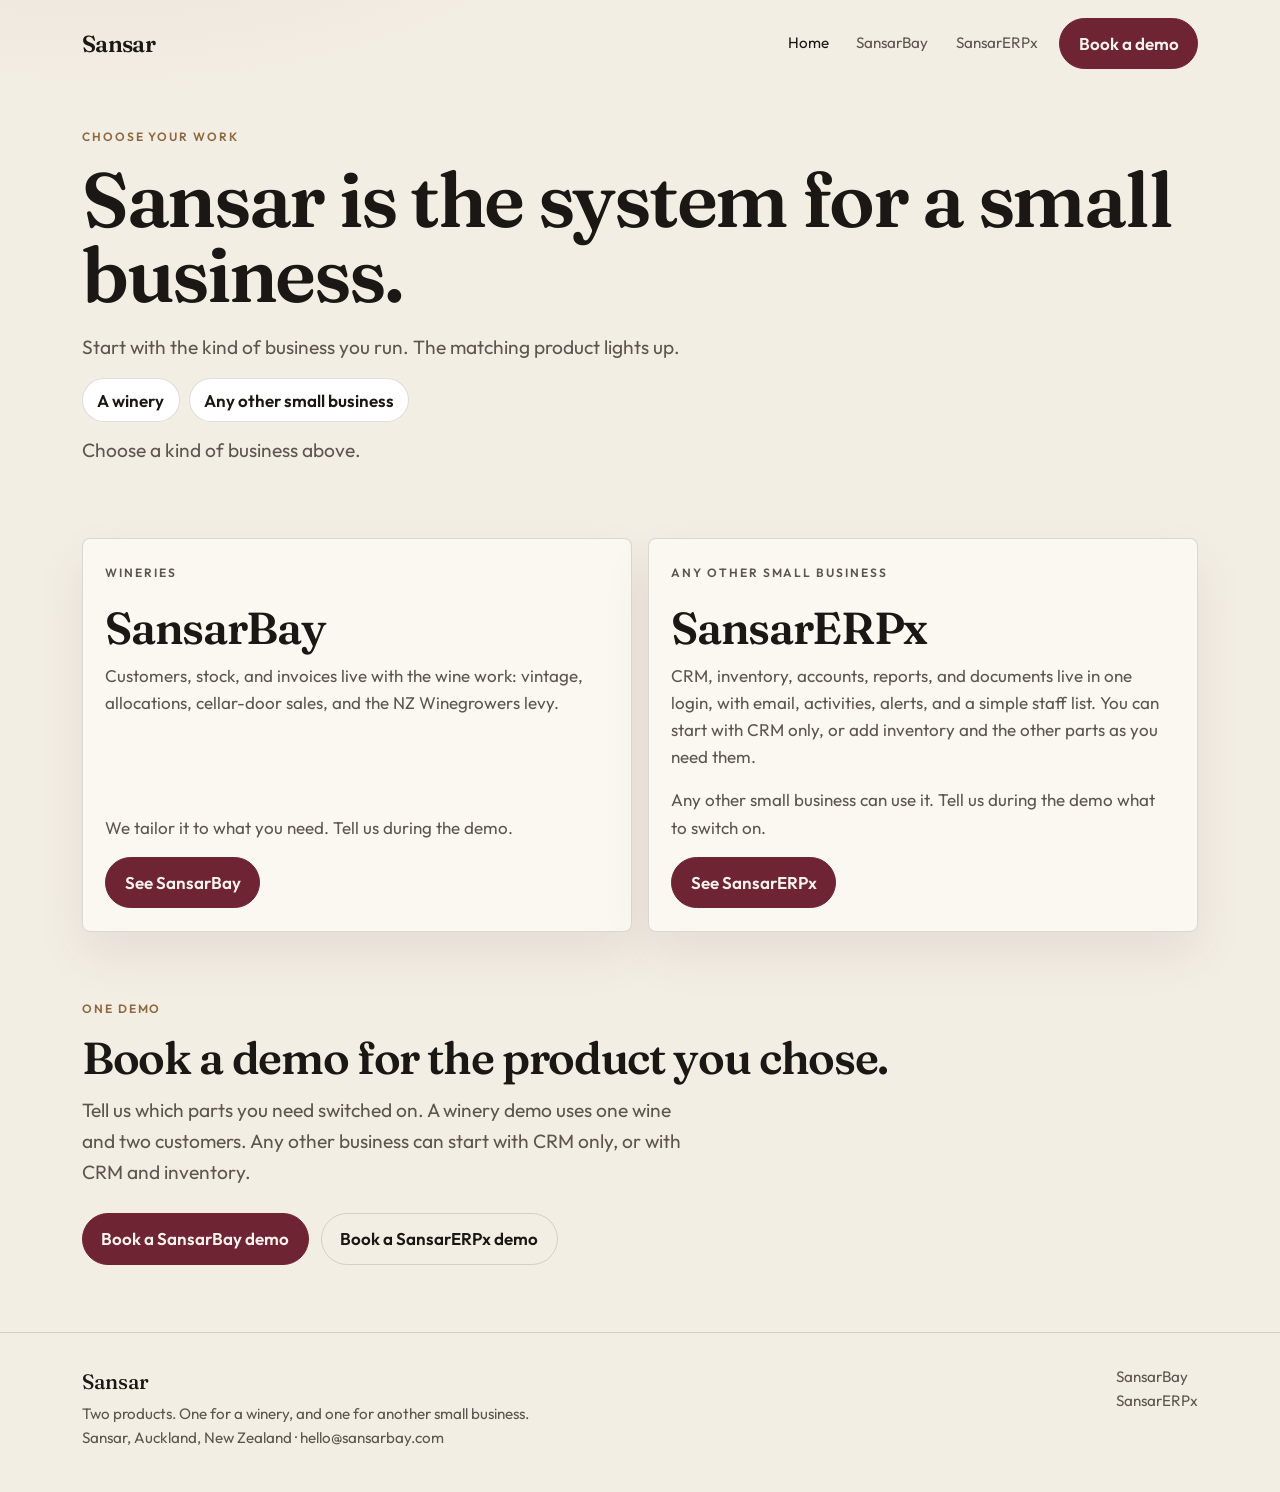
<file: index.html>
<!DOCTYPE html>
<html lang="en">
<head>
  <meta charset="utf-8">
  <meta name="viewport" content="width=device-width, initial-scale=1">
  <title>Sansar — two systems for a small business</title>
  <meta name="description" content="Sansar has two products. A winery uses SansarBay. Another small business uses SansarERPx.">
  <link rel="icon" href="favicon.svg" type="image/svg+xml">
  <link rel="stylesheet" href="css/bootstrap.min.css">
  <link rel="stylesheet" href="css/site.css">
</head>
<body>
  <a class="skip" href="#main">Skip to content</a>
  <header>
    <nav class="navbar navbar-expand-lg site-nav">
      <div class="container">
        <a class="brand" href="index.html">Sansar</a>
        <button class="navbar-toggler" type="button" data-bs-toggle="collapse" data-bs-target="#nav" aria-controls="nav" aria-expanded="false" aria-label="Open menu">
          <span class="navbar-toggler-icon"></span>
        </button>
        <div class="collapse navbar-collapse" id="nav">
          <ul class="navbar-nav ms-auto align-items-lg-center">
            <li class="nav-item"><a class="nav-link active" href="index.html">Home</a></li>
            <li class="nav-item"><a class="nav-link" href="bay.html">SansarBay</a></li>
            <li class="nav-item"><a class="nav-link" href="erpx.html">SansarERPx</a></li>
            <li class="nav-item ms-lg-2 mt-2 mt-lg-0"><a class="btn-book" href="#book">Book a demo</a></li>
          </ul>
        </div>
      </div>
    </nav>
  </header>

  <main id="main">
    <section class="hero">
      <div class="container">
        <p class="kicker">Choose your work</p>
        <h1>Sansar is the system for a small business.</h1>
        <p class="lede">Start with the kind of business you run. The matching product lights up.</p>
        <div class="who-picks" role="group" aria-label="Kind of business">
          <button type="button" data-product="bay" data-line="A winery uses SansarBay. Tell us during the demo which parts you need.">A winery</button>
          <button type="button" data-product="erpx" data-line="Any other small business uses SansarERPx. You can start with CRM only, or add inventory and the other parts you need.">Any other small business</button>
        </div>
        <p class="lede who-line" id="who-line">Choose a kind of business above.</p>
      </div>
    </section>

    <section class="band" style="padding-top: 0;">
      <div class="container">
        <div class="choice-grid">
          <article class="choice" id="bay" data-product="bay">
            <p class="kicker">Wineries</p>
            <h2>SansarBay</h2>
            <p class="choice-body">Customers, stock, and invoices live with the wine work: vintage, allocations, cellar-door sales, and the NZ Winegrowers levy.</p>
            <p class="choice-note">We tailor it to what you need. Tell us during the demo.</p>
            <a class="btn-book" href="bay.html">See SansarBay</a>
          </article>
          <article class="choice" id="erpx" data-product="erpx">
            <p class="kicker">Any other small business</p>
            <h2>SansarERPx</h2>
            <p class="choice-body">CRM, inventory, accounts, reports, and documents live in one login, with email, activities, alerts, and a simple staff list. You can start with CRM only, or add inventory and the other parts as you need them.</p>
            <p class="choice-note">Any other small business can use it. Tell us during the demo what to switch on.</p>
            <a class="btn-book" href="erpx.html">See SansarERPx</a>
          </article>
        </div>
      </div>
    </section>

    <section class="band" id="book" style="padding-top: 0;">
      <div class="container">
        <p class="kicker">One demo</p>
        <h2>Book a demo for the product you chose.</h2>
        <p class="lede">Tell us which parts you need switched on. A winery demo uses one wine and two customers. Any other business can start with CRM only, or with CRM and inventory.</p>
        <div class="hero-actions">
          <a class="btn-book" href="demo.html">Book a SansarBay demo</a>
          <a class="btn-ghost" href="erpx.html">Book a SansarERPx demo</a>
        </div>
      </div>
    </section>
  </main>

  <footer class="site-footer">
    <div class="container d-flex flex-wrap justify-content-between gap-3">
      <div>
        <a class="footer-brand" href="index.html">Sansar</a>
        <p class="mb-0 mt-1">Two products. One for a winery, and one for another small business.</p>
        <p class="mb-0">Sansar, Auckland, New Zealand · <a href="mailto:hello@sansarbay.com">hello@sansarbay.com</a></p>
      </div>
      <div>
        <a href="bay.html">SansarBay</a><br>
        <a href="erpx.html">SansarERPx</a>
      </div>
    </div>
  </footer>
  <script src="js/bootstrap.bundle.min.js"></script>
  <script>
    (function () {
      var buttons = document.querySelectorAll(".who-picks button");
      var line = document.getElementById("who-line");
      var cards = document.querySelectorAll(".choice");
      buttons.forEach(function (button) {
        button.addEventListener("click", function () {
          var product = button.getAttribute("data-product");
          buttons.forEach(function (item) {
            item.classList.toggle("is-on", item === button);
            item.setAttribute("aria-pressed", item === button ? "true" : "false");
          });
          cards.forEach(function (card) {
            card.classList.toggle("is-chosen", card.getAttribute("data-product") === product);
          });
          line.textContent = button.getAttribute("data-line");
        });
      });
    })();
  </script>
</body>
</html>
</file>
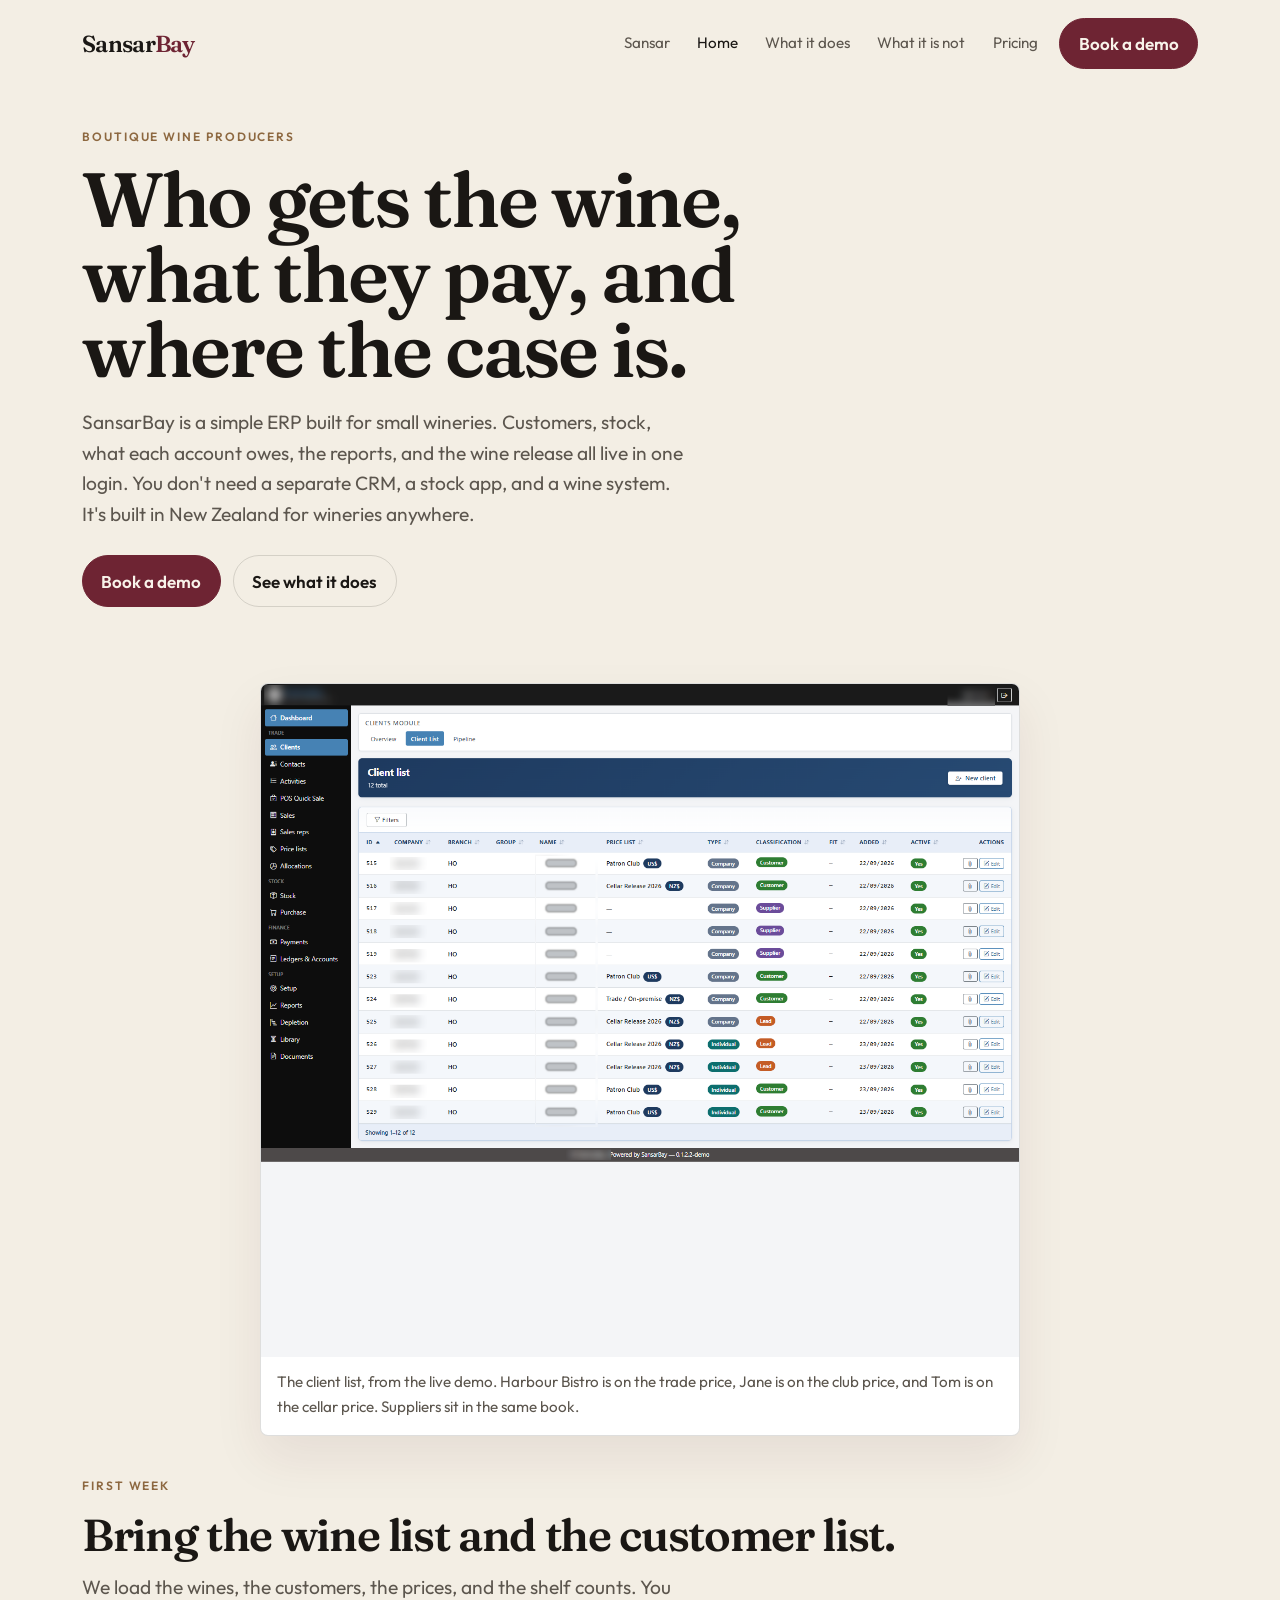
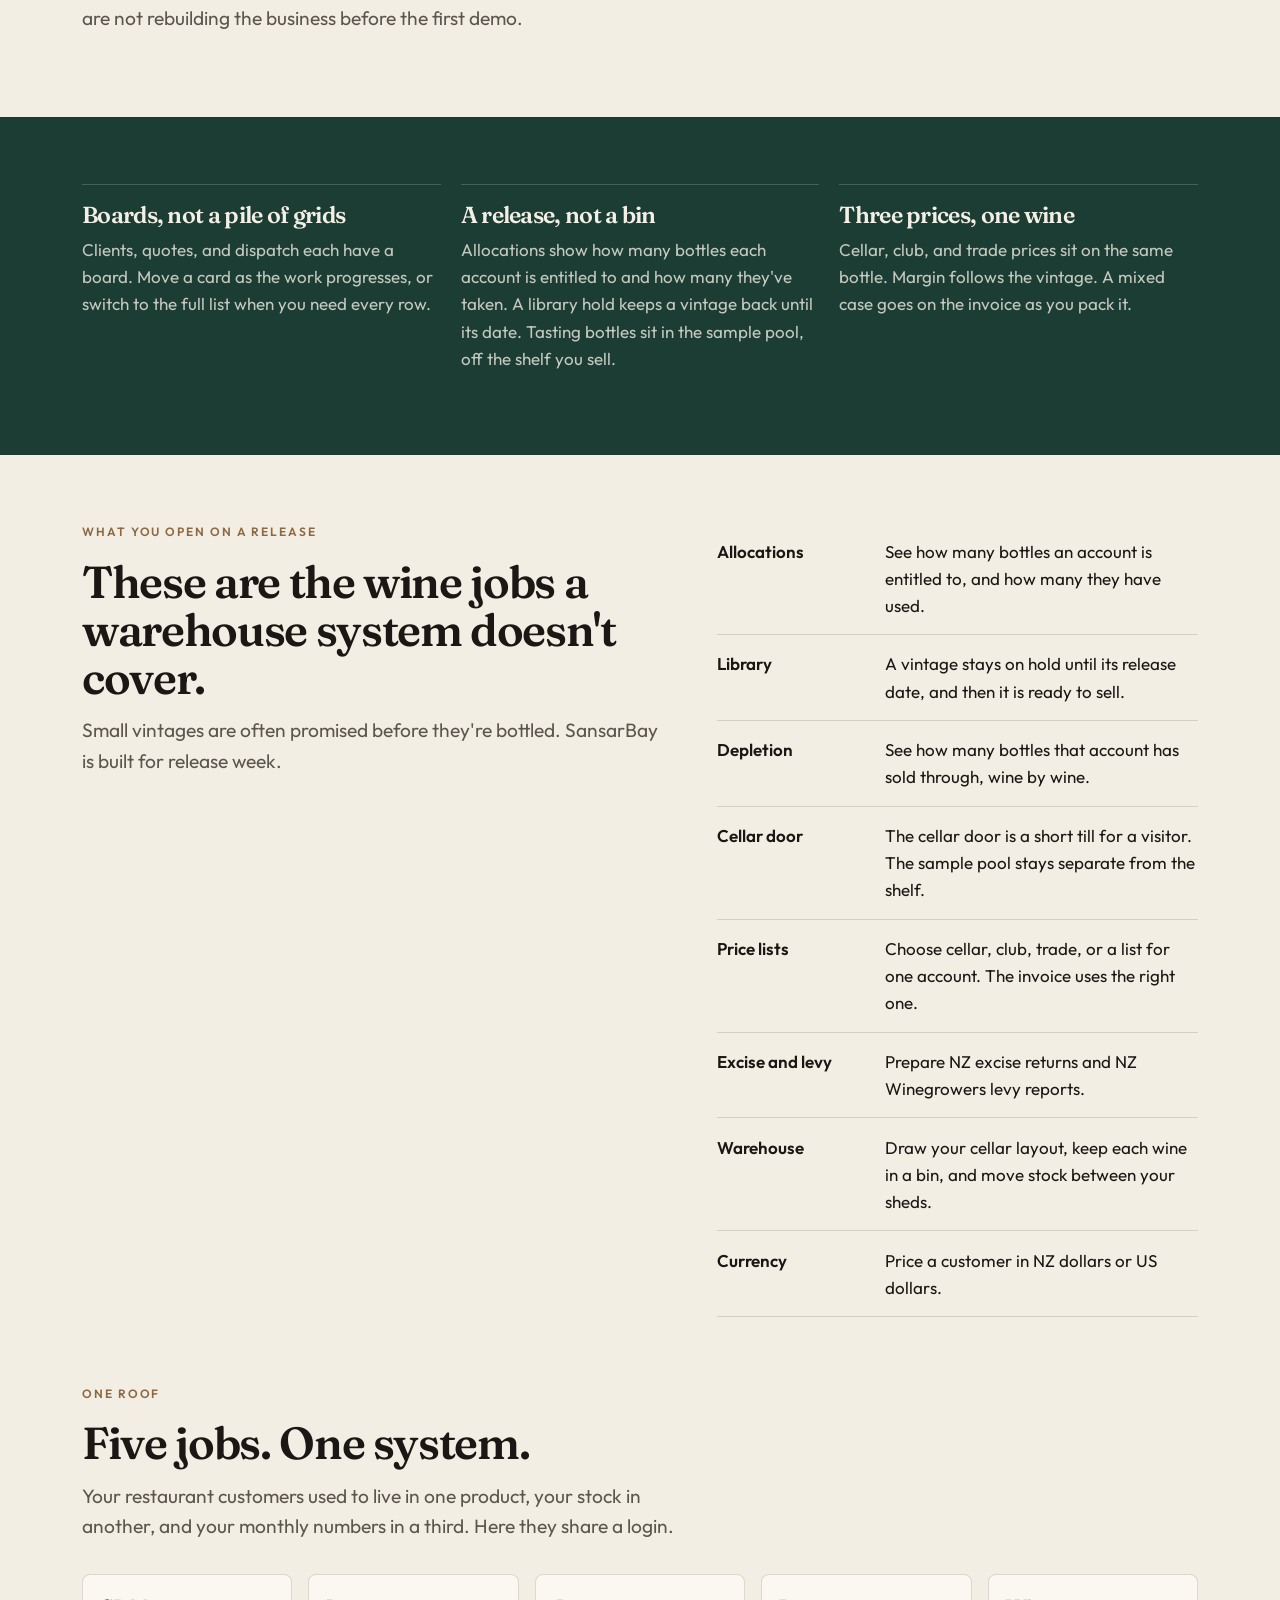
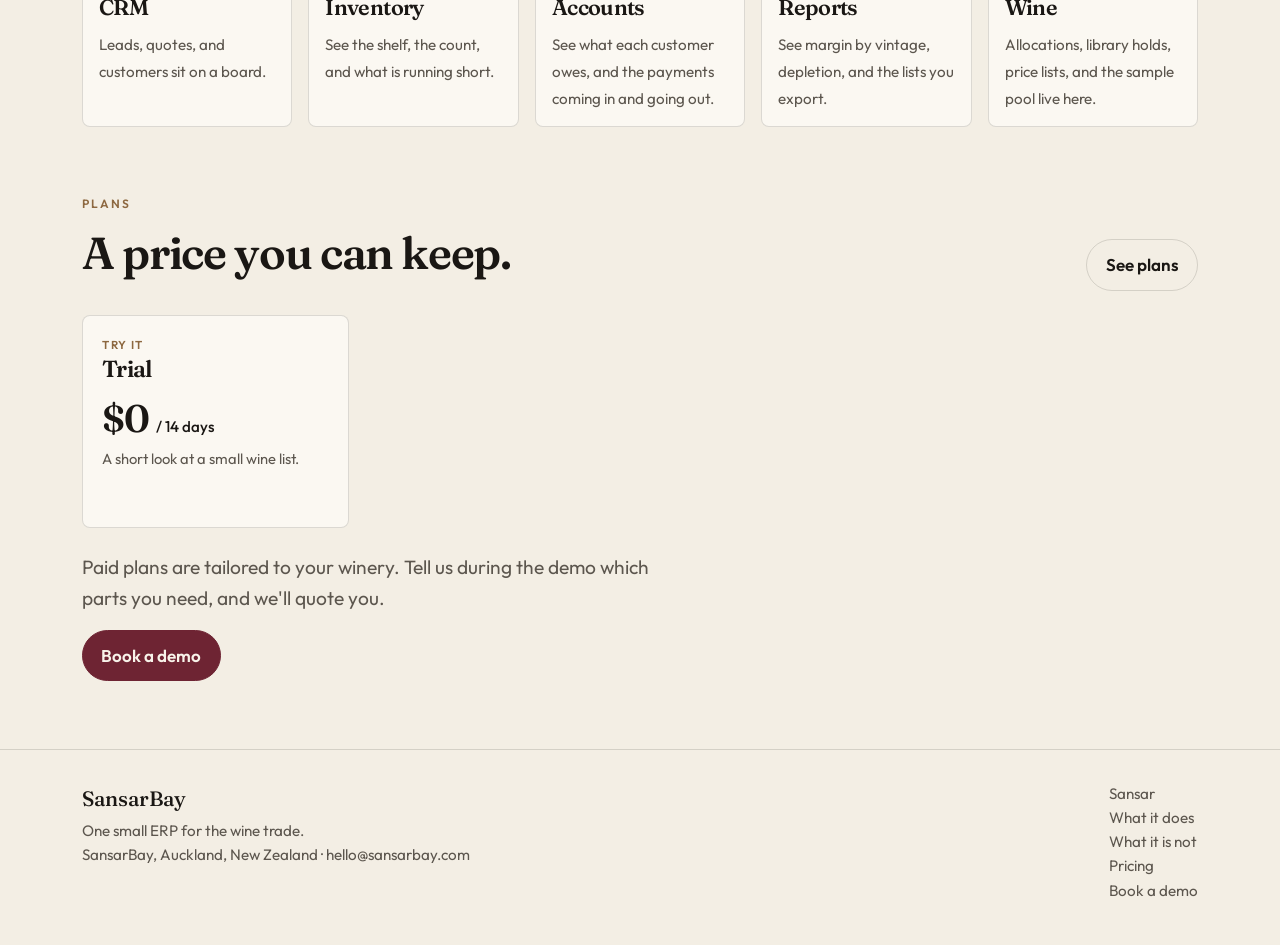
<file: bay.html>
<!DOCTYPE html>
<html lang="en">
<head>
  <meta charset="utf-8">
  <meta name="viewport" content="width=device-width, initial-scale=1">
  <title>SansarBay — the wine trade desk</title>
  <meta name="description" content="SansarBay is a simple ERP built for small wineries. Customers, stock, accounts, reports, and the wine release live in one login.">
  <link rel="icon" href="favicon.svg" type="image/svg+xml">
  <link rel="stylesheet" href="css/bootstrap.min.css">
  <link rel="stylesheet" href="css/site.css">
</head>
<body>
  <a class="skip" href="#main">Skip to content</a>
  <header>
    <nav class="navbar navbar-expand-lg site-nav">
      <div class="container">
        <a class="brand" href="bay.html">Sansar<span>Bay</span></a>
        <button class="navbar-toggler" type="button" data-bs-toggle="collapse" data-bs-target="#nav" aria-controls="nav" aria-expanded="false" aria-label="Open menu">
          <span class="navbar-toggler-icon"></span>
        </button>
        <div class="collapse navbar-collapse" id="nav">
          <ul class="navbar-nav ms-auto align-items-lg-center">
            <li class="nav-item"><a class="nav-link" href="index.html">Sansar</a></li>
            <li class="nav-item"><a class="nav-link active" href="bay.html">Home</a></li>
            <li class="nav-item"><a class="nav-link" href="product.html">What it does</a></li>
            <li class="nav-item"><a class="nav-link" href="fit.html">What it is not</a></li>
            <li class="nav-item"><a class="nav-link" href="pricing.html">Pricing</a></li>
            <li class="nav-item ms-lg-2 mt-2 mt-lg-0"><a class="btn-book" href="demo.html">Book a demo</a></li>
          </ul>
        </div>
      </div>
    </nav>
  </header>

  <main id="main">
    <section class="hero">
      <div class="container">
        <div class="row align-items-center g-5">
          <div class="col-lg-8">
            <p class="kicker">Boutique wine producers</p>
            <h1>Who gets the wine, what they pay, and where the case is.</h1>
            <p class="lede">SansarBay is a simple ERP built for small wineries. Customers, stock, what each account owes, the reports, and the wine release all live in one login. You don't need a separate CRM, a stock app, and a wine system. It's built in New Zealand for wineries anywhere.</p>
            <div class="hero-actions">
              <a class="btn-book" href="demo.html">Book a demo</a>
              <a class="btn-ghost" href="product.html">See what it does</a>
            </div>
          </div>
          <div class="col-12">
            <figure class="shot shot-live">
              <img src="images/clients.png?v=9" alt="Client list with club, cellar, and trade price lists">
              <figcaption>The client list, from the live demo. Harbour Bistro is on the trade price, Jane is on the club price, and Tom is on the cellar price. Suppliers sit in the same book.</figcaption>
            </figure>
          </div>
        </div>
      </div>
    </section>

    <section class="band" style="padding-top: 0.5rem;">
      <div class="container">
        <p class="kicker">First week</p>
        <h2>Bring the wine list and the customer list.</h2>
        <p class="lede">We load the wines, the customers, the prices, and the shelf counts. You are not rebuilding the business before the first demo.</p>
      </div>
    </section>

    <section class="band band-ink">
      <div class="container">
        <div class="split split-3">
          <article class="card-plain">
            <h3>Boards, not a pile of grids</h3>
            <p>Clients, quotes, and dispatch each have a board. Move a card as the work progresses, or switch to the full list when you need every row.</p>
          </article>
          <article class="card-plain">
            <h3>A release, not a bin</h3>
            <p>Allocations show how many bottles each account is entitled to and how many they've taken. A library hold keeps a vintage back until its date. Tasting bottles sit in the sample pool, off the shelf you sell.</p>
          </article>
          <article class="card-plain">
            <h3>Three prices, one wine</h3>
            <p>Cellar, club, and trade prices sit on the same bottle. Margin follows the vintage. A mixed case goes on the invoice as you pack it.</p>
          </article>
        </div>
      </div>
    </section>

    <section class="band">
      <div class="container">
        <div class="split split-2">
          <div>
            <p class="kicker">What you open on a release</p>
            <h2>These are the wine jobs a warehouse system doesn't cover.</h2>
            <p class="lede">Small vintages are often promised before they're bottled. SansarBay is built for release week.</p>
          </div>
          <ul class="list-quiet">
            <li><b>Allocations</b><span>See how many bottles an account is entitled to, and how many they have used.</span></li>
            <li><b>Library</b><span>A vintage stays on hold until its release date, and then it is ready to sell.</span></li>
            <li><b>Depletion</b><span>See how many bottles that account has sold through, wine by wine.</span></li>
            <li><b>Cellar door</b><span>The cellar door is a short till for a visitor. The sample pool stays separate from the shelf.</span></li>
            <li><b>Price lists</b><span>Choose cellar, club, trade, or a list for one account. The invoice uses the right one.</span></li>
            <li><b>Excise and levy</b><span>Prepare NZ excise returns and NZ Winegrowers levy reports.</span></li>
            <li><b>Warehouse</b><span>Draw your cellar layout, keep each wine in a bin, and move stock between your sheds.</span></li>
            <li><b>Currency</b><span>Price a customer in NZ dollars or US dollars.</span></li>
          </ul>
        </div>
      </div>
    </section>

    <section class="band" style="padding-top: 0;">
      <div class="container">
        <p class="kicker">One roof</p>
        <h2>Five jobs. One system.</h2>
        <p class="lede">Your restaurant customers used to live in one product, your stock in another, and your monthly numbers in a third. Here they share a login.</p>
        <div class="row g-3 mt-1">
          <div class="col-6 col-lg">
            <article class="hood-item"><b>CRM</b><span>Leads, quotes, and customers sit on a board.</span></article>
          </div>
          <div class="col-6 col-lg">
            <article class="hood-item"><b>Inventory</b><span>See the shelf, the count, and what is running short.</span></article>
          </div>
          <div class="col-6 col-lg">
            <article class="hood-item"><b>Accounts</b><span>See what each customer owes, and the payments coming in and going out.</span></article>
          </div>
          <div class="col-6 col-lg">
            <article class="hood-item"><b>Reports</b><span>See margin by vintage, depletion, and the lists you export.</span></article>
          </div>
          <div class="col-12 col-lg">
            <article class="hood-item"><b>Wine</b><span>Allocations, library holds, price lists, and the sample pool live here.</span></article>
          </div>
        </div>
      </div>
    </section>

    <section class="band" style="padding-top: 0;">
      <div class="container">
        <div class="d-flex flex-wrap justify-content-between align-items-end gap-3 mb-4">
          <div>
            <p class="kicker">Plans</p>
            <h2>A price you can keep.</h2>
          </div>
          <a class="btn-ghost" href="pricing.html">See plans</a>
        </div>
        <div class="price-grid">
          <article class="plan">
            <span class="tag">Try it</span>
            <h3>Trial</h3>
            <p class="price">$0 <small>/ 14 days</small></p>
            <p class="who">A short look at a small wine list.</p>
          </article>
        </div>
        <p class="lede mt-4 mb-3">Paid plans are tailored to your winery. Tell us during the demo which parts you need, and we'll quote you.</p>
        <a class="btn-book" href="demo.html">Book a demo</a>
      </div>
    </section>
  </main>

  <footer class="site-footer">
    <div class="container d-flex flex-wrap justify-content-between gap-3">
      <div>
        <a class="footer-brand" href="bay.html">SansarBay</a>
        <p class="mb-0 mt-1">One small ERP for the wine trade.</p>
        <p class="mb-0">SansarBay, Auckland, New Zealand · <a data-contact-email href="mailto:hello@sansarbay.com">hello@sansarbay.com</a></p>
      </div>
      <div>
        <a href="index.html">Sansar</a><br>
        <a href="product.html">What it does</a><br>
        <a href="fit.html">What it is not</a><br>
        <a href="pricing.html">Pricing</a><br>
        <a href="demo.html">Book a demo</a>
      </div>
    </div>
  </footer>
  <script src="js/contact.js"></script>
  <script src="js/bootstrap.bundle.min.js"></script>
</body>
</html>
</file>
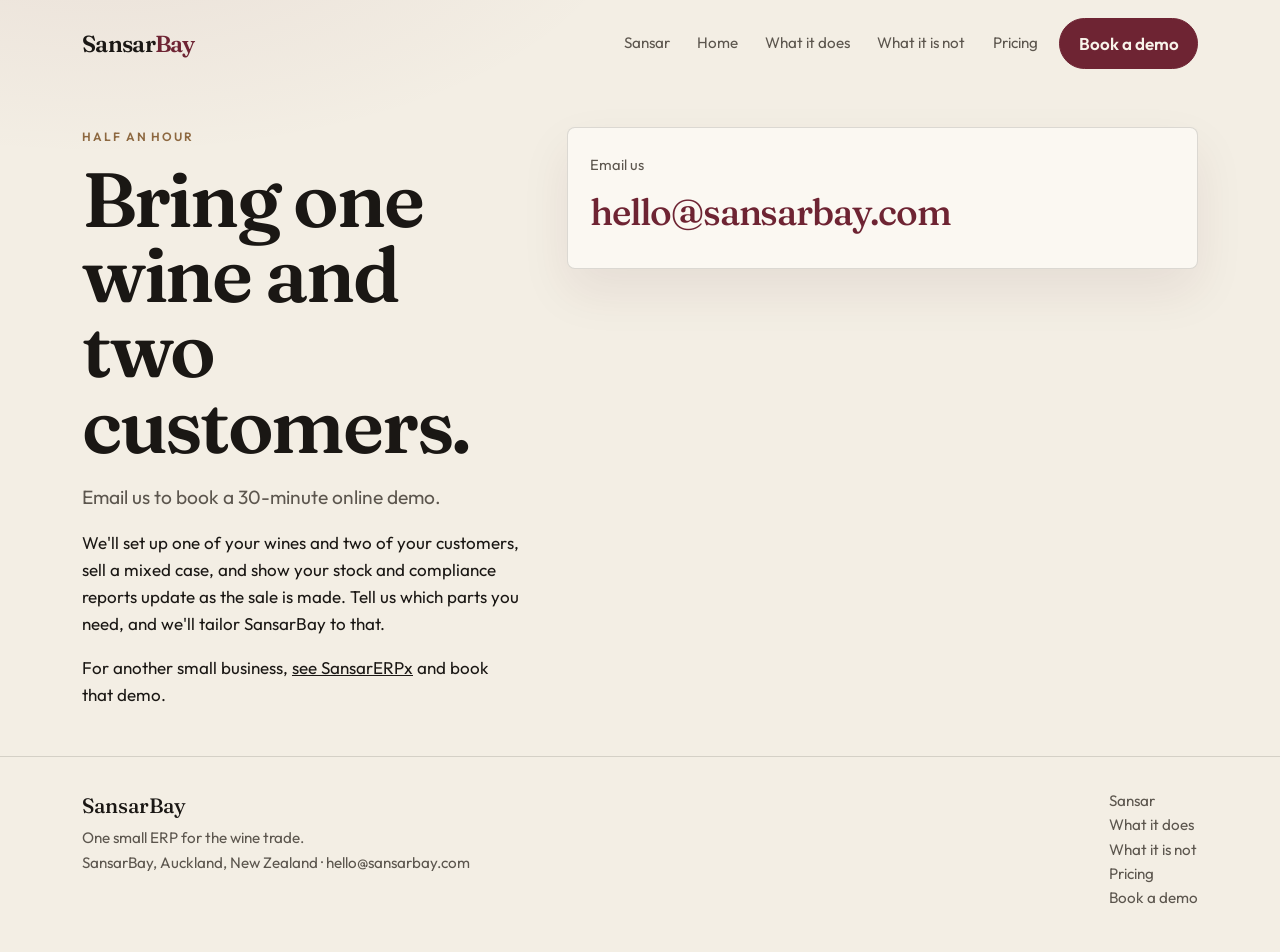
<file: demo.html>
<!DOCTYPE html>
<html lang="en">
<head>
  <meta charset="utf-8">
  <meta name="viewport" content="width=device-width, initial-scale=1">
  <title>Book a SansarBay demo</title>
  <meta name="description" content="Email us to book a 30-minute online demo. We'll set up one of your wines and two of your customers, then sell a mixed case.">
  <link rel="icon" href="favicon.svg" type="image/svg+xml">
  <link rel="stylesheet" href="css/bootstrap.min.css">
  <link rel="stylesheet" href="css/site.css">
</head>
<body>
  <a class="skip" href="#main">Skip to content</a>
  <header>
    <nav class="navbar navbar-expand-lg site-nav">
      <div class="container">
        <a class="brand" href="bay.html">Sansar<span>Bay</span></a>
        <button class="navbar-toggler" type="button" data-bs-toggle="collapse" data-bs-target="#nav" aria-controls="nav" aria-expanded="false" aria-label="Open menu">
          <span class="navbar-toggler-icon"></span>
        </button>
        <div class="collapse navbar-collapse" id="nav">
          <ul class="navbar-nav ms-auto align-items-lg-center">
            <li class="nav-item"><a class="nav-link" href="index.html">Sansar</a></li>
            <li class="nav-item"><a class="nav-link" href="bay.html">Home</a></li>
            <li class="nav-item"><a class="nav-link" href="product.html">What it does</a></li>
            <li class="nav-item"><a class="nav-link" href="fit.html">What it is not</a></li>
            <li class="nav-item"><a class="nav-link" href="pricing.html">Pricing</a></li>
            <li class="nav-item ms-lg-2 mt-2 mt-lg-0"><a class="btn-book" href="demo.html">Book a demo</a></li>
          </ul>
        </div>
      </div>
    </nav>
  </header>

  <main id="main">
    <section class="hero">
      <div class="container">
        <div class="row g-5">
          <div class="col-lg-5">
            <p class="kicker">Half an hour</p>
            <h1>Bring one wine and two customers.</h1>
            <p class="lede">Email us to book a 30-minute online demo.</p>
            <p>We'll set up one of your wines and two of your customers, sell a mixed case, and show your stock and compliance reports update as the sale is made. Tell us which parts you need, and we'll tailor SansarBay to that.</p>
            <p>For another small business, <a href="erpx.html">see SansarERPx</a> and book that demo.</p>
          </div>
          <div class="col-lg-7">
            <div class="email-card">
              <p>Email us</p>
              <a class="email-id" data-contact-email data-mailto-subject="SansarBay demo" href="mailto:hello@sansarbay.com?subject=SansarBay%20demo">hello@sansarbay.com</a>
            </div>
          </div>
        </div>
      </div>
    </section>
  </main>

  <footer class="site-footer">
    <div class="container d-flex flex-wrap justify-content-between gap-3">
      <div>
        <a class="footer-brand" href="bay.html">SansarBay</a>
        <p class="mb-0 mt-1">One small ERP for the wine trade.</p>
        <p class="mb-0">SansarBay, Auckland, New Zealand · <a data-contact-email href="mailto:hello@sansarbay.com">hello@sansarbay.com</a></p>
      </div>
      <div>
        <a href="index.html">Sansar</a><br>
        <a href="product.html">What it does</a><br>
        <a href="fit.html">What it is not</a><br>
        <a href="pricing.html">Pricing</a><br>
        <a href="demo.html">Book a demo</a>
      </div>
    </div>
  </footer>
  <script src="js/contact.js"></script>
  <script src="js/bootstrap.bundle.min.js"></script>
</body>
</html>
</file>
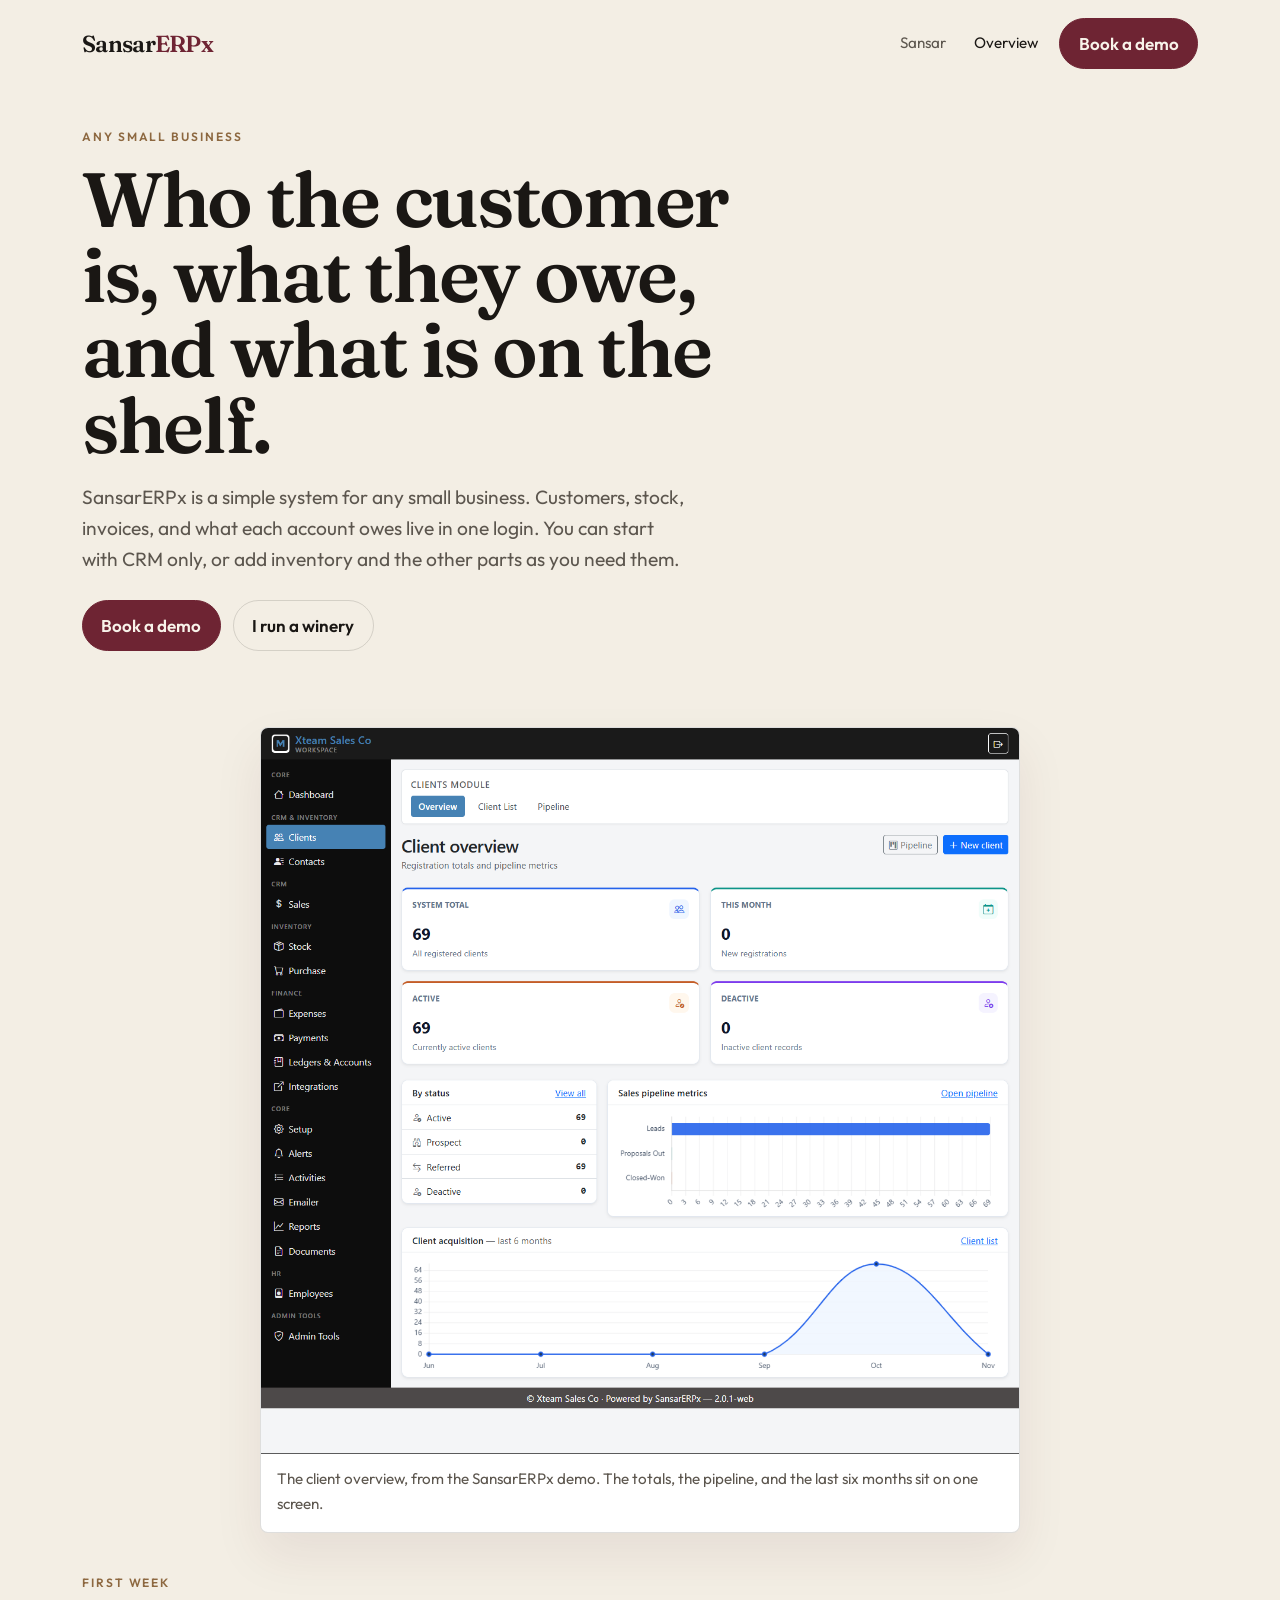
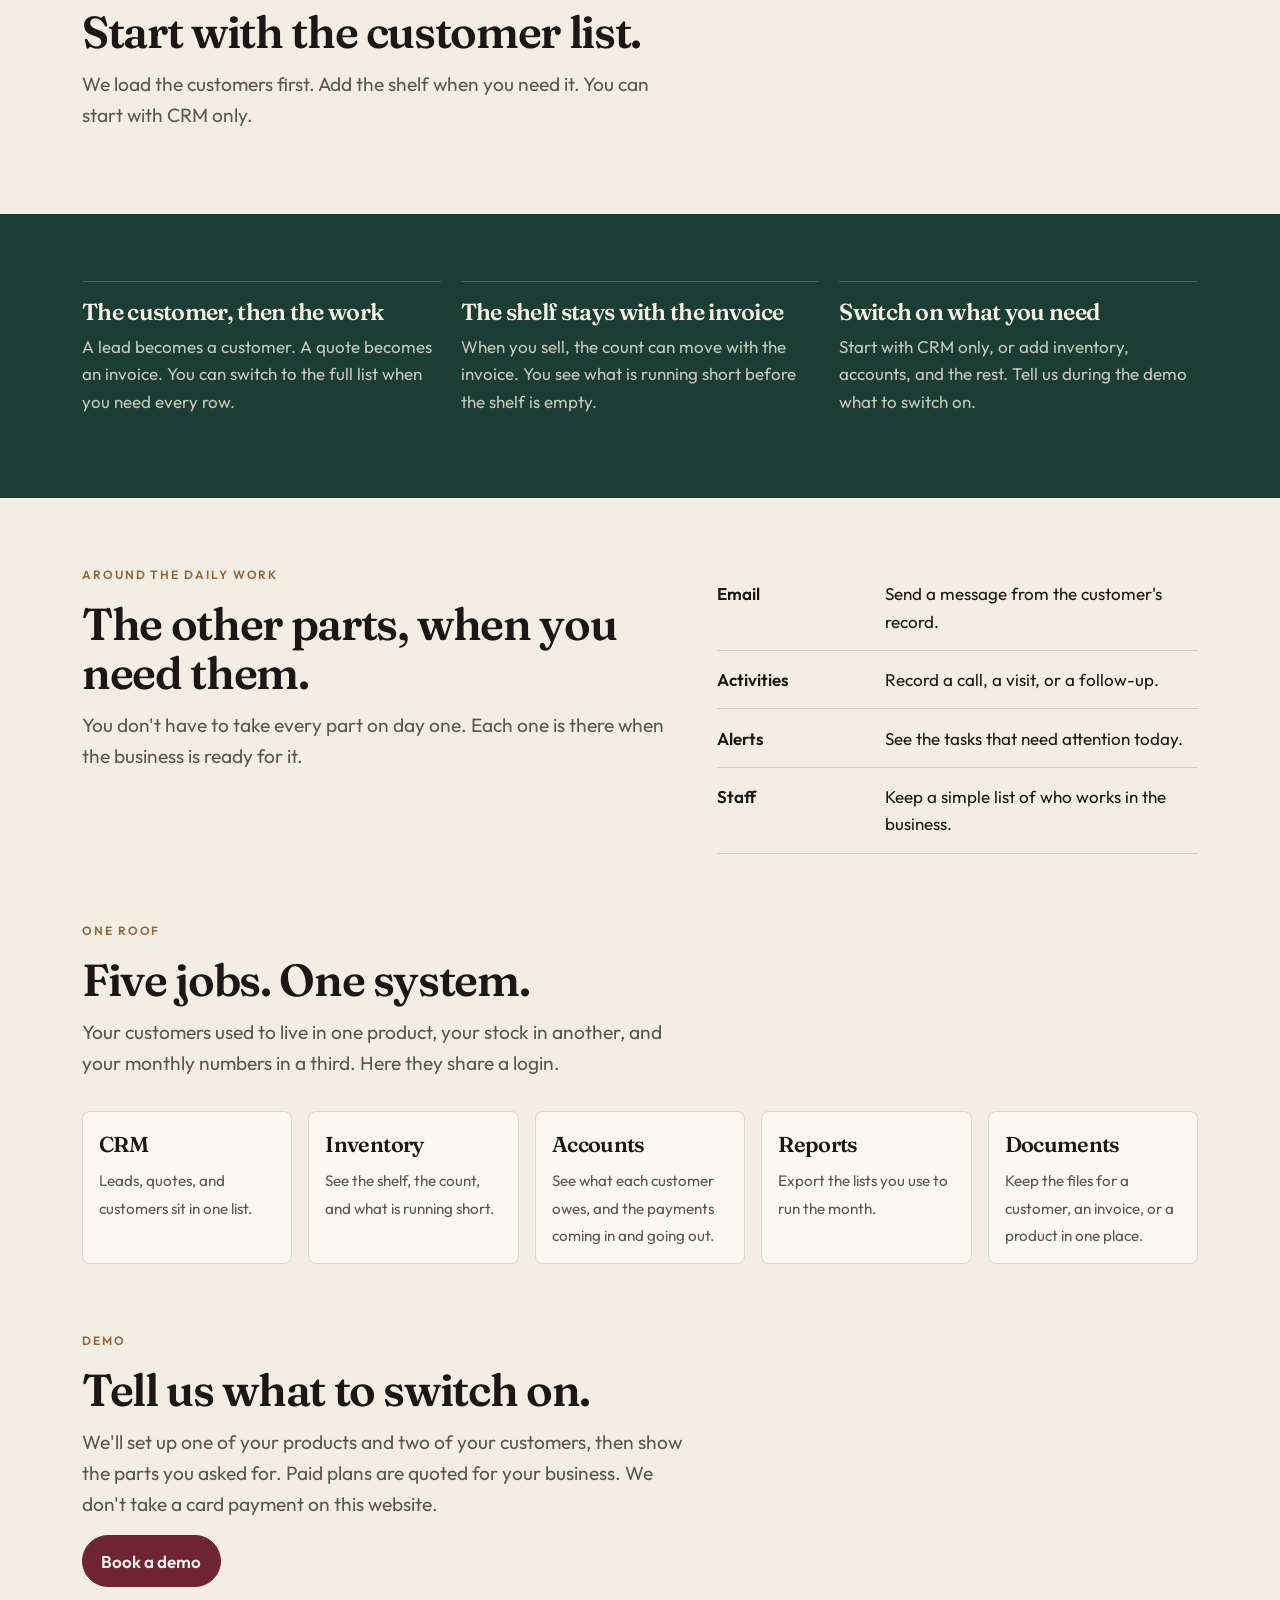
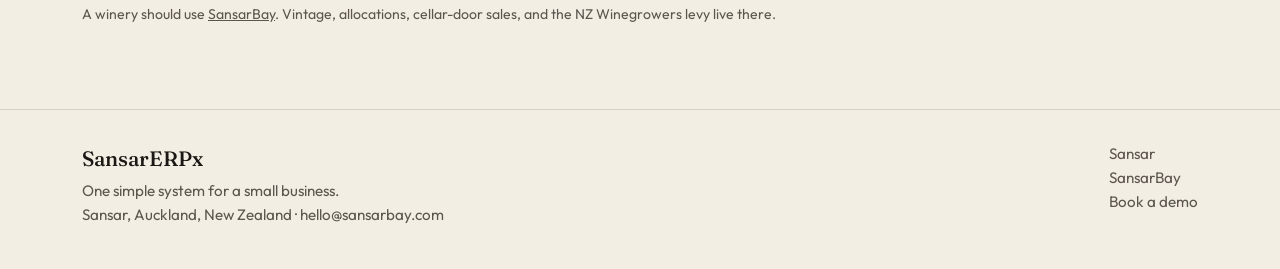
<file: erpx.html>
<!DOCTYPE html>
<html lang="en">
<head>
  <meta charset="utf-8">
  <meta name="viewport" content="width=device-width, initial-scale=1">
  <title>SansarERPx — for a small business</title>
  <meta name="description" content="SansarERPx keeps CRM, inventory, accounts, reports, documents, email, activities, alerts, and a simple staff list in one login.">
  <link rel="icon" href="favicon.svg" type="image/svg+xml">
  <link rel="stylesheet" href="css/bootstrap.min.css">
  <link rel="stylesheet" href="css/site.css">
</head>
<body>
  <a class="skip" href="#main">Skip to content</a>
  <header>
    <nav class="navbar navbar-expand-lg site-nav">
      <div class="container">
        <a class="brand" href="erpx.html">Sansar<span>ERPx</span></a>
        <button class="navbar-toggler" type="button" data-bs-toggle="collapse" data-bs-target="#nav" aria-controls="nav" aria-expanded="false" aria-label="Open menu">
          <span class="navbar-toggler-icon"></span>
        </button>
        <div class="collapse navbar-collapse" id="nav">
          <ul class="navbar-nav ms-auto align-items-lg-center">
            <li class="nav-item"><a class="nav-link" href="index.html">Sansar</a></li>
            <li class="nav-item"><a class="nav-link active" href="erpx.html">Overview</a></li>
            <li class="nav-item ms-lg-2 mt-2 mt-lg-0"><a class="btn-book" href="mailto:hello@sansarbay.com?subject=SansarERPx%20demo">Book a demo</a></li>
          </ul>
        </div>
      </div>
    </nav>
  </header>

  <main id="main">
    <section class="hero">
      <div class="container">
        <div class="row align-items-center g-5">
          <div class="col-lg-8">
            <p class="kicker">Any small business</p>
            <h1>Who the customer is, what they owe, and what is on the shelf.</h1>
            <p class="lede">SansarERPx is a simple system for any small business. Customers, stock, invoices, and what each account owes live in one login. You can start with CRM only, or add inventory and the other parts as you need them.</p>
            <div class="hero-actions">
              <a class="btn-book" href="mailto:hello@sansarbay.com?subject=SansarERPx%20demo">Book a demo</a>
              <a class="btn-ghost" href="bay.html">I run a winery</a>
            </div>
          </div>
          <div class="col-12">
            <figure class="shot shot-live">
              <img src="images/customers.png?v=10" alt="Client overview with totals, a pipeline chart, and six months of new clients">
              <figcaption>The client overview, from the SansarERPx demo. The totals, the pipeline, and the last six months sit on one screen.</figcaption>
            </figure>
          </div>
        </div>
      </div>
    </section>

    <section class="band" style="padding-top: 0.5rem;">
      <div class="container">
        <p class="kicker">First week</p>
        <h2>Start with the customer list.</h2>
        <p class="lede">We load the customers first. Add the shelf when you need it. You can start with CRM only.</p>
      </div>
    </section>

    <section class="band band-ink">
      <div class="container">
        <div class="split split-3">
          <article class="card-plain">
            <h3>The customer, then the work</h3>
            <p>A lead becomes a customer. A quote becomes an invoice. You can switch to the full list when you need every row.</p>
          </article>
          <article class="card-plain">
            <h3>The shelf stays with the invoice</h3>
            <p>When you sell, the count can move with the invoice. You see what is running short before the shelf is empty.</p>
          </article>
          <article class="card-plain">
            <h3>Switch on what you need</h3>
            <p>Start with CRM only, or add inventory, accounts, and the rest. Tell us during the demo what to switch on.</p>
          </article>
        </div>
      </div>
    </section>

    <section class="band">
      <div class="container">
        <div class="split split-2">
          <div>
            <p class="kicker">Around the daily work</p>
            <h2>The other parts, when you need them.</h2>
            <p class="lede">You don't have to take every part on day one. Each one is there when the business is ready for it.</p>
          </div>
          <ul class="list-quiet">
            <li><b>Email</b><span>Send a message from the customer's record.</span></li>
            <li><b>Activities</b><span>Record a call, a visit, or a follow-up.</span></li>
            <li><b>Alerts</b><span>See the tasks that need attention today.</span></li>
            <li><b>Staff</b><span>Keep a simple list of who works in the business.</span></li>
          </ul>
        </div>
      </div>
    </section>

    <section class="band" style="padding-top: 0;">
      <div class="container">
        <p class="kicker">One roof</p>
        <h2>Five jobs. One system.</h2>
        <p class="lede">Your customers used to live in one product, your stock in another, and your monthly numbers in a third. Here they share a login.</p>
        <div class="row g-3 mt-1">
          <div class="col-6 col-lg">
            <article class="hood-item"><b>CRM</b><span>Leads, quotes, and customers sit in one list.</span></article>
          </div>
          <div class="col-6 col-lg">
            <article class="hood-item"><b>Inventory</b><span>See the shelf, the count, and what is running short.</span></article>
          </div>
          <div class="col-6 col-lg">
            <article class="hood-item"><b>Accounts</b><span>See what each customer owes, and the payments coming in and going out.</span></article>
          </div>
          <div class="col-6 col-lg">
            <article class="hood-item"><b>Reports</b><span>Export the lists you use to run the month.</span></article>
          </div>
          <div class="col-12 col-lg">
            <article class="hood-item"><b>Documents</b><span>Keep the files for a customer, an invoice, or a product in one place.</span></article>
          </div>
        </div>
      </div>
    </section>

    <section class="band" style="padding-top: 0;">
      <div class="container">
        <p class="kicker">Demo</p>
        <h2>Tell us what to switch on.</h2>
        <p class="lede">We'll set up one of your products and two of your customers, then show the parts you asked for. Paid plans are quoted for your business. We don't take a card payment on this website.</p>
        <a class="btn-book" href="mailto:hello@sansarbay.com?subject=SansarERPx%20demo">Book a demo</a>
        <p class="fine mt-3">A winery should use <a href="bay.html">SansarBay</a>. Vintage, allocations, cellar-door sales, and the NZ Winegrowers levy live there.</p>
      </div>
    </section>
  </main>

  <footer class="site-footer">
    <div class="container d-flex flex-wrap justify-content-between gap-3">
      <div>
        <a class="footer-brand" href="erpx.html">SansarERPx</a>
        <p class="mb-0 mt-1">One simple system for a small business.</p>
        <p class="mb-0">Sansar, Auckland, New Zealand · <a href="mailto:hello@sansarbay.com">hello@sansarbay.com</a></p>
      </div>
      <div>
        <a href="index.html">Sansar</a><br>
        <a href="bay.html">SansarBay</a><br>
        <a href="mailto:hello@sansarbay.com?subject=SansarERPx%20demo">Book a demo</a>
      </div>
    </div>
  </footer>
  <script src="js/bootstrap.bundle.min.js"></script>
</body>
</html>
</file>
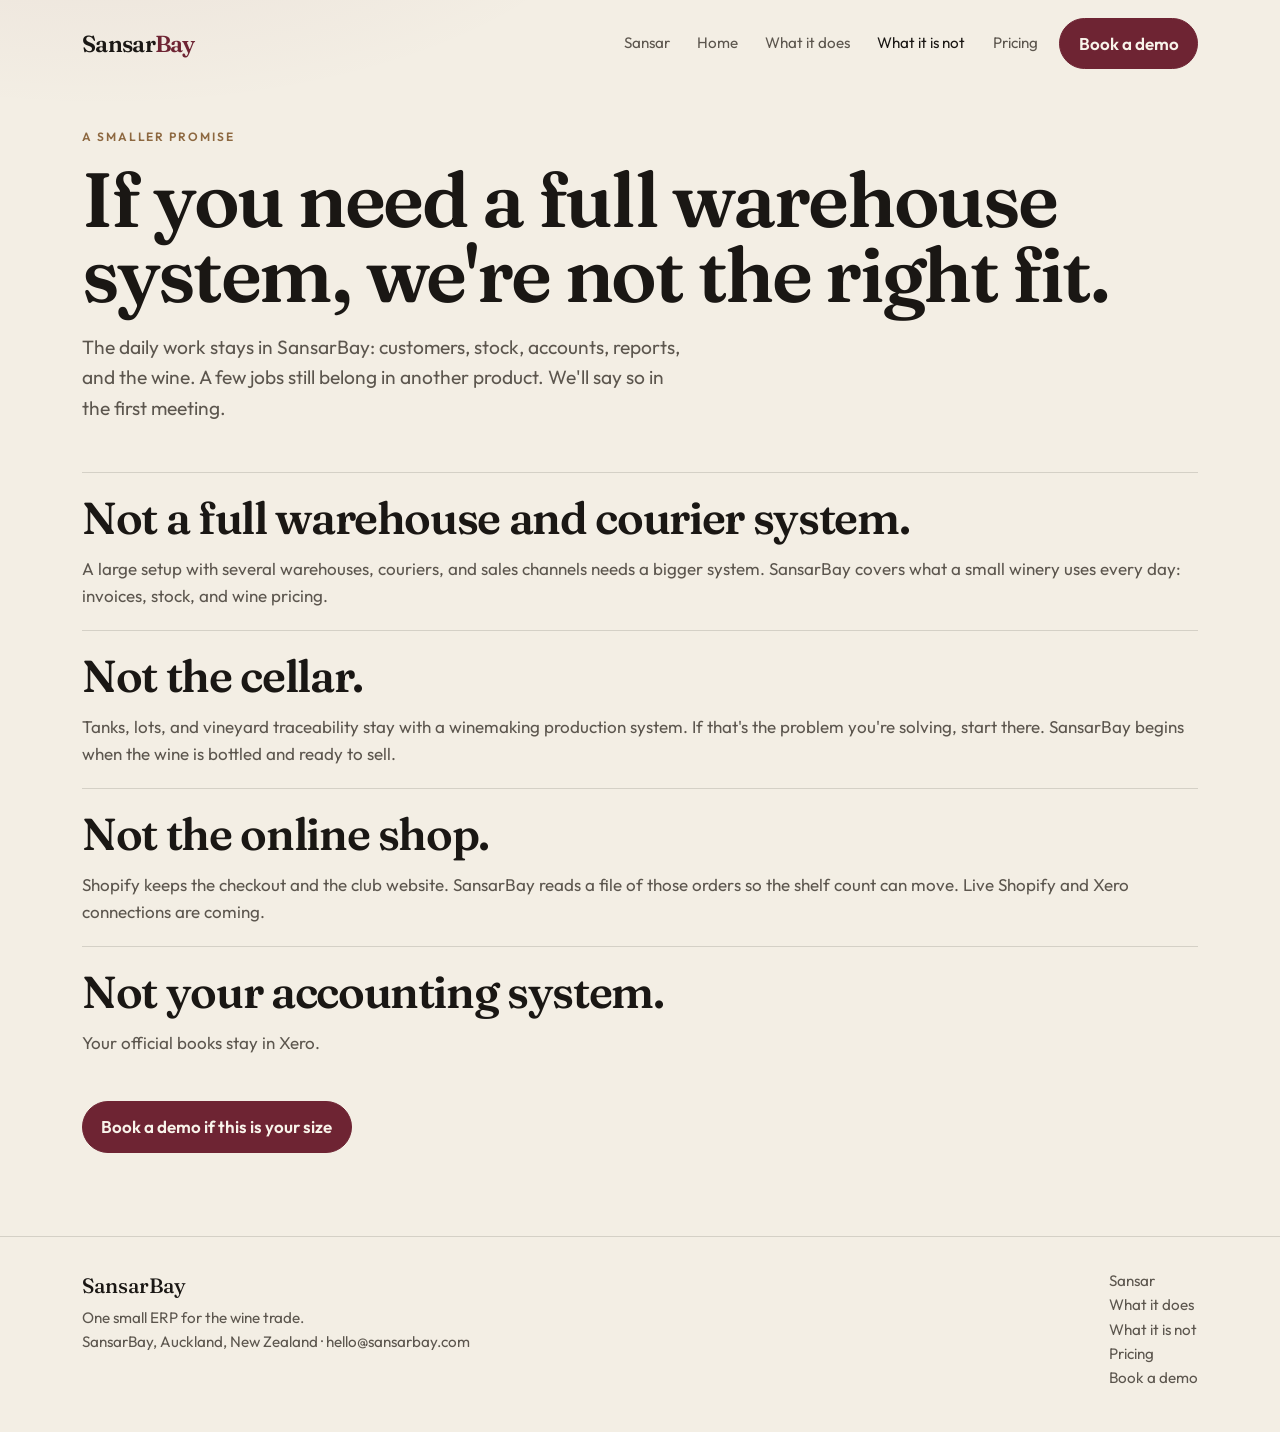
<file: fit.html>
<!DOCTYPE html>
<html lang="en">
<head>
  <meta charset="utf-8">
  <meta name="viewport" content="width=device-width, initial-scale=1">
  <title>What SansarBay is not</title>
  <meta name="description" content="SansarBay is not a full warehouse and courier system, not a winemaking production system, and not the online shop.">
  <link rel="icon" href="favicon.svg" type="image/svg+xml">
  <link rel="stylesheet" href="css/bootstrap.min.css">
  <link rel="stylesheet" href="css/site.css">
</head>
<body>
  <a class="skip" href="#main">Skip to content</a>
  <header>
    <nav class="navbar navbar-expand-lg site-nav">
      <div class="container">
        <a class="brand" href="bay.html">Sansar<span>Bay</span></a>
        <button class="navbar-toggler" type="button" data-bs-toggle="collapse" data-bs-target="#nav" aria-controls="nav" aria-expanded="false" aria-label="Open menu">
          <span class="navbar-toggler-icon"></span>
        </button>
        <div class="collapse navbar-collapse" id="nav">
          <ul class="navbar-nav ms-auto align-items-lg-center">
            <li class="nav-item"><a class="nav-link" href="index.html">Sansar</a></li>
            <li class="nav-item"><a class="nav-link" href="bay.html">Home</a></li>
            <li class="nav-item"><a class="nav-link" href="product.html">What it does</a></li>
            <li class="nav-item"><a class="nav-link active" href="fit.html">What it is not</a></li>
            <li class="nav-item"><a class="nav-link" href="pricing.html">Pricing</a></li>
            <li class="nav-item ms-lg-2 mt-2 mt-lg-0"><a class="btn-book" href="demo.html">Book a demo</a></li>
          </ul>
        </div>
      </div>
    </nav>
  </header>

  <main id="main">
    <section class="hero">
      <div class="container">
        <p class="kicker">A smaller promise</p>
        <h1>If you need a full warehouse system, we're not the right fit.</h1>
        <p class="lede">The daily work stays in SansarBay: customers, stock, accounts, reports, and the wine. A few jobs still belong in another product. We'll say so in the first meeting.</p>
      </div>
    </section>

    <section class="band" style="padding-top: 0;">
      <div class="container">
        <article class="statement">
          <h2>Not a full warehouse and courier system.</h2>
          <p>A large setup with several warehouses, couriers, and sales channels needs a bigger system. SansarBay covers what a small winery uses every day: invoices, stock, and wine pricing.</p>
        </article>
        <article class="statement">
          <h2>Not the cellar.</h2>
          <p>Tanks, lots, and vineyard traceability stay with a winemaking production system. If that's the problem you're solving, start there. SansarBay begins when the wine is bottled and ready to sell.</p>
        </article>
        <article class="statement">
          <h2>Not the online shop.</h2>
          <p>Shopify keeps the checkout and the club website. SansarBay reads a file of those orders so the shelf count can move. Live Shopify and Xero connections are coming.</p>
        </article>
        <article class="statement">
          <h2>Not your accounting system.</h2>
          <p>Your official books stay in Xero.</p>
        </article>
        <p class="mt-4"><a class="btn-book" href="demo.html">Book a demo if this is your size</a></p>
      </div>
    </section>
  </main>

  <footer class="site-footer">
    <div class="container d-flex flex-wrap justify-content-between gap-3">
      <div>
        <a class="footer-brand" href="bay.html">SansarBay</a>
        <p class="mb-0 mt-1">One small ERP for the wine trade.</p>
        <p class="mb-0">SansarBay, Auckland, New Zealand · <a data-contact-email href="mailto:hello@sansarbay.com">hello@sansarbay.com</a></p>
      </div>
      <div>
        <a href="index.html">Sansar</a><br>
        <a href="product.html">What it does</a><br>
        <a href="fit.html">What it is not</a><br>
        <a href="pricing.html">Pricing</a><br>
        <a href="demo.html">Book a demo</a>
      </div>
    </div>
  </footer>
  <script src="js/contact.js"></script>
  <script src="js/bootstrap.bundle.min.js"></script>
</body>
</html>
</file>
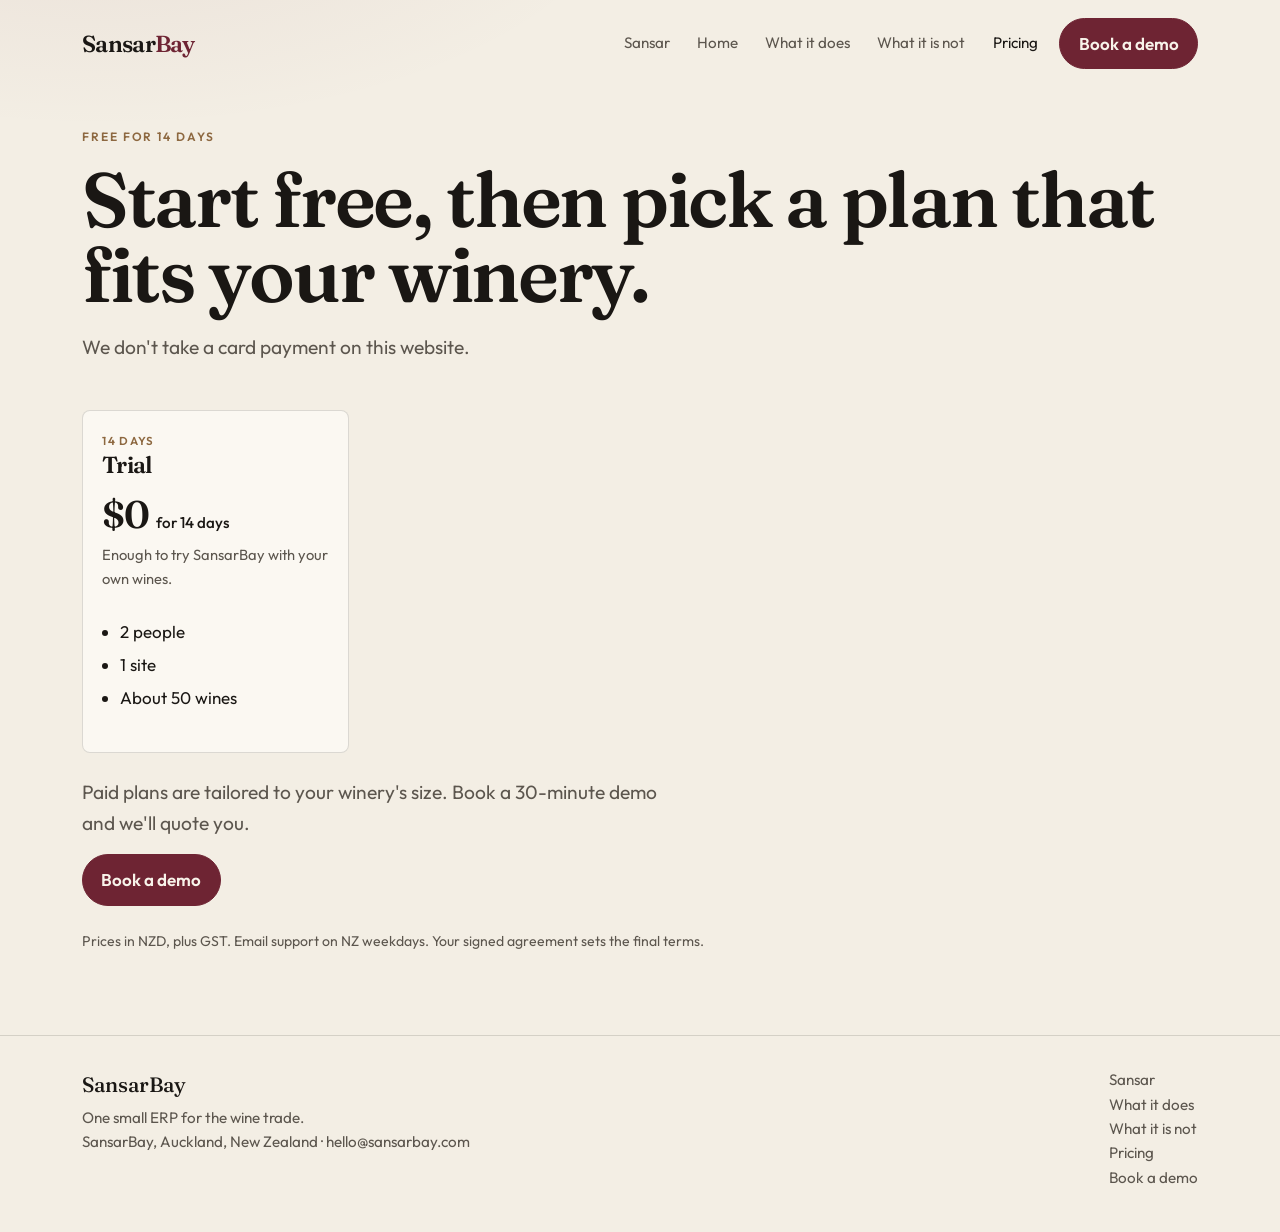
<file: pricing.html>
<!DOCTYPE html>
<html lang="en">
<head>
  <meta charset="utf-8">
  <meta name="viewport" content="width=device-width, initial-scale=1">
  <title>SansarBay pricing</title>
  <meta name="description" content="Start with a free 14-day trial. Paid plans are tailored to your winery's size.">
  <link rel="icon" href="favicon.svg" type="image/svg+xml">
  <link rel="stylesheet" href="css/bootstrap.min.css">
  <link rel="stylesheet" href="css/site.css">
</head>
<body>
  <a class="skip" href="#main">Skip to content</a>
  <header>
    <nav class="navbar navbar-expand-lg site-nav">
      <div class="container">
        <a class="brand" href="bay.html">Sansar<span>Bay</span></a>
        <button class="navbar-toggler" type="button" data-bs-toggle="collapse" data-bs-target="#nav" aria-controls="nav" aria-expanded="false" aria-label="Open menu">
          <span class="navbar-toggler-icon"></span>
        </button>
        <div class="collapse navbar-collapse" id="nav">
          <ul class="navbar-nav ms-auto align-items-lg-center">
            <li class="nav-item"><a class="nav-link" href="index.html">Sansar</a></li>
            <li class="nav-item"><a class="nav-link" href="bay.html">Home</a></li>
            <li class="nav-item"><a class="nav-link" href="product.html">What it does</a></li>
            <li class="nav-item"><a class="nav-link" href="fit.html">What it is not</a></li>
            <li class="nav-item"><a class="nav-link active" href="pricing.html">Pricing</a></li>
            <li class="nav-item ms-lg-2 mt-2 mt-lg-0"><a class="btn-book" href="demo.html">Book a demo</a></li>
          </ul>
        </div>
      </div>
    </nav>
  </header>

  <main id="main">
    <section class="hero">
      <div class="container">
        <p class="kicker">Free for 14 days</p>
        <h1>Start free, then pick a plan that fits your winery.</h1>
        <p class="lede">We don't take a card payment on this website.</p>
      </div>
    </section>

    <section class="band" style="padding-top: 0;">
      <div class="container">
        <div class="price-grid">
          <article class="plan">
            <span class="tag">14 days</span>
            <h3>Trial</h3>
            <p class="price">$0 <small>for 14 days</small></p>
            <p class="who">Enough to try SansarBay with your own wines.</p>
            <ul>
              <li>2 people</li>
              <li>1 site</li>
              <li>About 50 wines</li>
            </ul>
          </article>
        </div>
        <p class="lede mt-4 mb-3">Paid plans are tailored to your winery's size. Book a 30-minute demo and we'll quote you.</p>
        <a class="btn-book" href="demo.html">Book a demo</a>
        <p class="fine mt-4">Prices in NZD, plus GST. Email support on NZ weekdays. Your signed agreement sets the final terms.</p>
      </div>
    </section>
  </main>

  <footer class="site-footer">
    <div class="container d-flex flex-wrap justify-content-between gap-3">
      <div>
        <a class="footer-brand" href="bay.html">SansarBay</a>
        <p class="mb-0 mt-1">One small ERP for the wine trade.</p>
        <p class="mb-0">SansarBay, Auckland, New Zealand · <a data-contact-email href="mailto:hello@sansarbay.com">hello@sansarbay.com</a></p>
      </div>
      <div>
        <a href="index.html">Sansar</a><br>
        <a href="product.html">What it does</a><br>
        <a href="fit.html">What it is not</a><br>
        <a href="pricing.html">Pricing</a><br>
        <a href="demo.html">Book a demo</a>
      </div>
    </div>
  </footer>
  <script src="js/contact.js"></script>
  <script src="js/bootstrap.bundle.min.js"></script>
</body>
</html>
</file>
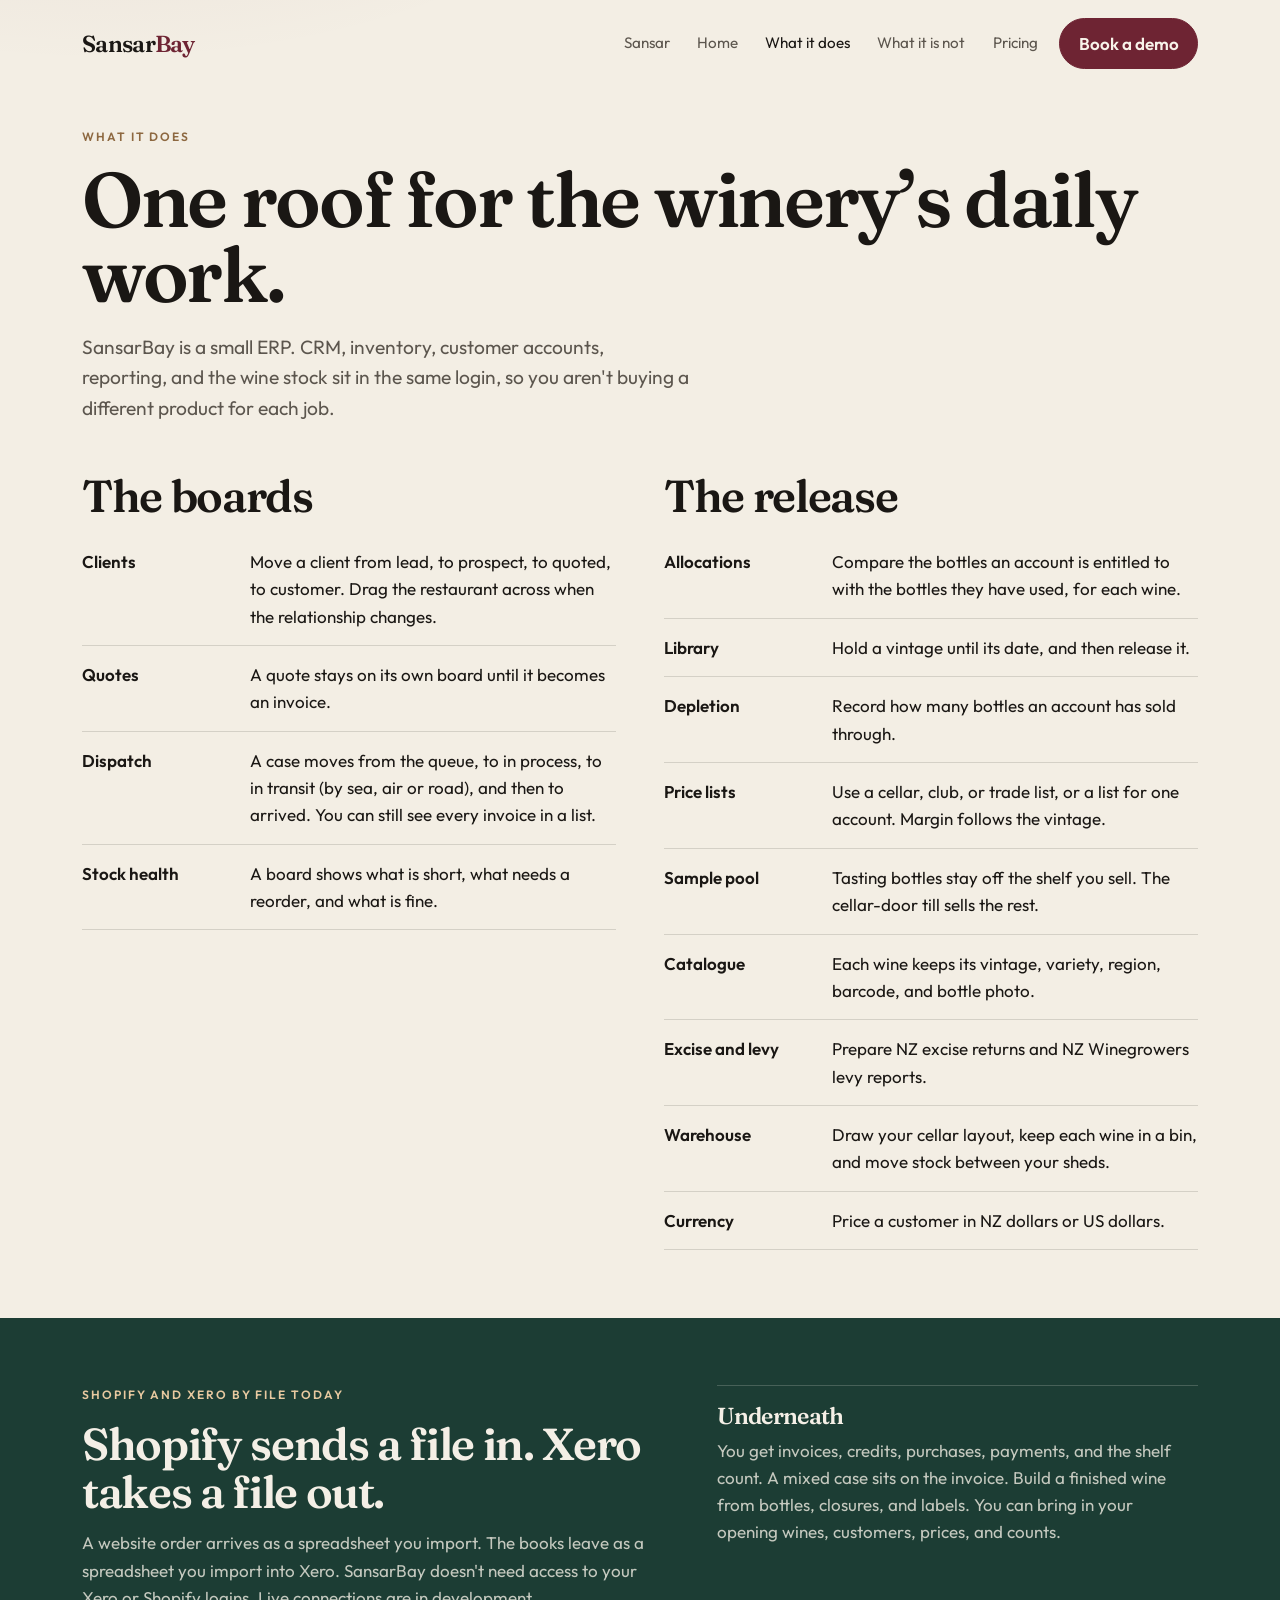
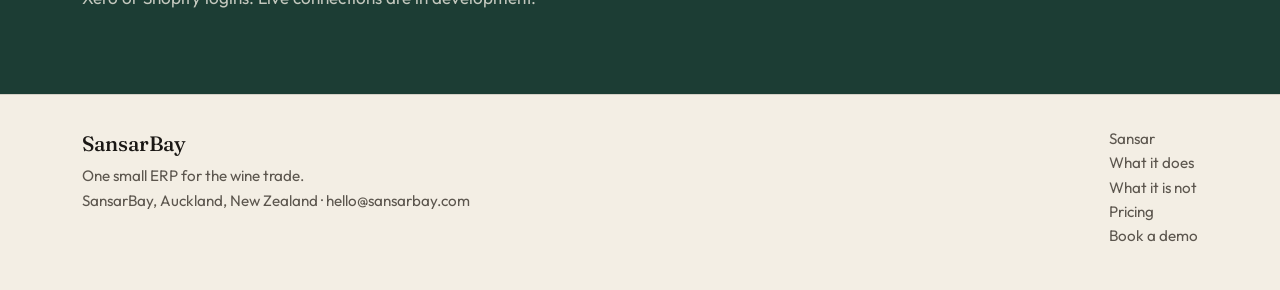
<file: product.html>
<!DOCTYPE html>
<html lang="en">
<head>
  <meta charset="utf-8">
  <meta name="viewport" content="width=device-width, initial-scale=1">
  <title>What SansarBay does</title>
  <meta name="description" content="Client, quote, and dispatch boards, plus allocations, library holds, depletion, price lists, and a cellar-door till.">
  <link rel="icon" href="favicon.svg" type="image/svg+xml">
  <link rel="stylesheet" href="css/bootstrap.min.css">
  <link rel="stylesheet" href="css/site.css">
</head>
<body>
  <a class="skip" href="#main">Skip to content</a>
  <header>
    <nav class="navbar navbar-expand-lg site-nav">
      <div class="container">
        <a class="brand" href="bay.html">Sansar<span>Bay</span></a>
        <button class="navbar-toggler" type="button" data-bs-toggle="collapse" data-bs-target="#nav" aria-controls="nav" aria-expanded="false" aria-label="Open menu">
          <span class="navbar-toggler-icon"></span>
        </button>
        <div class="collapse navbar-collapse" id="nav">
          <ul class="navbar-nav ms-auto align-items-lg-center">
            <li class="nav-item"><a class="nav-link" href="index.html">Sansar</a></li>
            <li class="nav-item"><a class="nav-link" href="bay.html">Home</a></li>
            <li class="nav-item"><a class="nav-link active" href="product.html">What it does</a></li>
            <li class="nav-item"><a class="nav-link" href="fit.html">What it is not</a></li>
            <li class="nav-item"><a class="nav-link" href="pricing.html">Pricing</a></li>
            <li class="nav-item ms-lg-2 mt-2 mt-lg-0"><a class="btn-book" href="demo.html">Book a demo</a></li>
          </ul>
        </div>
      </div>
    </nav>
  </header>

  <main id="main">
    <section class="hero">
      <div class="container">
        <p class="kicker">What it does</p>
        <h1>One roof for the winery’s daily work.</h1>
        <p class="lede">SansarBay is a small ERP. CRM, inventory, customer accounts, reporting, and the wine stock sit in the same login, so you aren't buying a different product for each job.</p>
      </div>
    </section>

    <section class="band" style="padding-top: 0;">
      <div class="container">
        <div class="row g-5">
          <div class="col-lg-6">
            <h2>The boards</h2>
            <ul class="list-quiet">
              <li><b>Clients</b><span>Move a client from lead, to prospect, to quoted, to customer. Drag the restaurant across when the relationship changes.</span></li>
              <li><b>Quotes</b><span>A quote stays on its own board until it becomes an invoice.</span></li>
              <li><b>Dispatch</b><span>A case moves from the queue, to in process, to in transit (by sea, air or road), and then to arrived. You can still see every invoice in a list.</span></li>
              <li><b>Stock health</b><span>A board shows what is short, what needs a reorder, and what is fine.</span></li>
            </ul>
          </div>
          <div class="col-lg-6">
            <h2>The release</h2>
            <ul class="list-quiet">
              <li><b>Allocations</b><span>Compare the bottles an account is entitled to with the bottles they have used, for each wine.</span></li>
              <li><b>Library</b><span>Hold a vintage until its date, and then release it.</span></li>
              <li><b>Depletion</b><span>Record how many bottles an account has sold through.</span></li>
              <li><b>Price lists</b><span>Use a cellar, club, or trade list, or a list for one account. Margin follows the vintage.</span></li>
              <li><b>Sample pool</b><span>Tasting bottles stay off the shelf you sell. The cellar-door till sells the rest.</span></li>
              <li><b>Catalogue</b><span>Each wine keeps its vintage, variety, region, barcode, and bottle photo.</span></li>
              <li><b>Excise and levy</b><span>Prepare NZ excise returns and NZ Winegrowers levy reports.</span></li>
              <li><b>Warehouse</b><span>Draw your cellar layout, keep each wine in a bin, and move stock between your sheds.</span></li>
              <li><b>Currency</b><span>Price a customer in NZ dollars or US dollars.</span></li>
            </ul>
          </div>
        </div>
      </div>
    </section>

    <section class="band band-ink">
      <div class="container">
        <div class="split split-2">
          <div>
            <p class="kicker" style="color:#e7c9a0;">Shopify and Xero by file today</p>
            <h2>Shopify sends a file in. Xero takes a file out.</h2>
            <p>A website order arrives as a spreadsheet you import. The books leave as a spreadsheet you import into Xero. SansarBay doesn't need access to your Xero or Shopify logins. Live connections are in development.</p>
          </div>
          <div>
            <article class="card-plain">
              <h3>Underneath</h3>
              <p>You get invoices, credits, purchases, payments, and the shelf count. A mixed case sits on the invoice. Build a finished wine from bottles, closures, and labels. You can bring in your opening wines, customers, prices, and counts.</p>
            </article>
          </div>
        </div>
      </div>
    </section>
  </main>

  <footer class="site-footer">
    <div class="container d-flex flex-wrap justify-content-between gap-3">
      <div>
        <a class="footer-brand" href="bay.html">SansarBay</a>
        <p class="mb-0 mt-1">One small ERP for the wine trade.</p>
        <p class="mb-0">SansarBay, Auckland, New Zealand · <a data-contact-email href="mailto:hello@sansarbay.com">hello@sansarbay.com</a></p>
      </div>
      <div>
        <a href="index.html">Sansar</a><br>
        <a href="product.html">What it does</a><br>
        <a href="fit.html">What it is not</a><br>
        <a href="pricing.html">Pricing</a><br>
        <a href="demo.html">Book a demo</a>
      </div>
    </div>
  </footer>
  <script src="js/contact.js"></script>
  <script src="js/bootstrap.bundle.min.js"></script>
</body>
</html>
</file>
<file: css/site.css>
@font-face {
  font-family: "Fraunces";
  font-style: normal;
  font-weight: 500;
  font-display: swap;
  src: url("../fonts/fraunces-500.woff2") format("woff2");
}

@font-face {
  font-family: "Fraunces";
  font-style: normal;
  font-weight: 600;
  font-display: swap;
  src: url("../fonts/fraunces-600.woff2") format("woff2");
}

@font-face {
  font-family: "Fraunces";
  font-style: normal;
  font-weight: 700;
  font-display: swap;
  src: url("../fonts/fraunces-700.woff2") format("woff2");
}

@font-face {
  font-family: "Outfit";
  font-style: normal;
  font-weight: 400;
  font-display: swap;
  src: url("../fonts/outfit-400.woff2") format("woff2");
}

@font-face {
  font-family: "Outfit";
  font-style: normal;
  font-weight: 500;
  font-display: swap;
  src: url("../fonts/outfit-500.woff2") format("woff2");
}

@font-face {
  font-family: "Outfit";
  font-style: normal;
  font-weight: 600;
  font-display: swap;
  src: url("../fonts/outfit-600.woff2") format("woff2");
}

:root {
  --paper: #f3eee4;
  --paper-2: #fbf8f2;
  --ink: #1a1714;
  --muted: #5c564e;
  --wine: #6e2433;
  --wine-deep: #4c1522;
  --green: #1c3d34;
  --green-soft: #e4eee8;
  --line: rgba(26, 23, 20, 0.14);
  --gold: #8d6840;
  --shadow: 0 22px 50px rgba(76, 21, 34, 0.08);
}

* { box-sizing: border-box; }

html { scroll-behavior: smooth; }

body {
  margin: 0;
  background:
    radial-gradient(900px 420px at 8% -10%, rgba(110, 36, 51, 0.07), transparent 60%),
    var(--paper);
  color: var(--ink);
  font-family: "Outfit", "Segoe UI", sans-serif;
  font-size: 1.0625rem;
  line-height: 1.6;
}

a { color: inherit; }

img { max-width: 100%; }

.skip {
  position: absolute;
  left: 1rem;
  top: -4rem;
  background: var(--ink);
  color: var(--paper);
  padding: 0.5rem 0.8rem;
  z-index: 20;
}

.skip:focus { top: 0.5rem; }

.site-nav {
  padding: 1.1rem 0 0.4rem;
}

.brand {
  font-family: "Fraunces", Georgia, serif;
  font-weight: 600;
  font-size: 1.45rem;
  letter-spacing: -0.03em;
  text-decoration: none;
}

.brand span { color: var(--wine); }

.nav-link {
  color: var(--muted) !important;
  font-size: 0.95rem;
  padding: 0.4rem 0.85rem !important;
}

.nav-link.active,
.nav-link:hover {
  color: var(--ink) !important;
}

.btn-book,
.btn-book:hover,
.btn-ghost,
.btn-ghost:hover {
  border-radius: 999px;
  padding: 0.7rem 1.15rem;
  font-weight: 600;
  text-decoration: none;
  display: inline-block;
}

.btn-book {
  background: var(--wine);
  color: #f8f3ea;
  border: 1px solid var(--wine);
}

.btn-book:hover { background: var(--wine-deep); color: #fff; }

.btn-ghost {
  background: transparent;
  color: var(--ink);
  border: 1px solid var(--line);
}

.btn-ghost:hover { border-color: var(--ink); color: var(--ink); }

.navbar-toggler {
  border: 1px solid var(--line);
  border-radius: 8px;
}

.navbar-toggler:focus { box-shadow: 0 0 0 3px rgba(110, 36, 51, 0.25); }

.hero { padding: 3.2rem 0 2rem; }

.kicker {
  letter-spacing: 0.16em;
  text-transform: uppercase;
  font-size: 0.75rem;
  font-weight: 600;
  color: var(--gold);
  margin-bottom: 1rem;
}

h1, h2, h3, .price, .num {
  font-family: "Fraunces", Georgia, serif;
  letter-spacing: -0.03em;
  font-weight: 560;
}

h1 {
  font-size: clamp(2.7rem, 6vw, 5.1rem);
  line-height: 0.98;
  margin: 0 0 1.2rem;
}

h2 {
  font-size: clamp(2rem, 3.5vw, 3rem);
  line-height: 1.08;
  margin: 0 0 0.8rem;
}

h3 { font-size: 1.45rem; margin: 0 0 0.45rem; }

.lede {
  font-size: 1.2rem;
  color: var(--muted);
  max-width: 38rem;
}

.hero-actions { display: flex; gap: 0.75rem; flex-wrap: wrap; margin-top: 1.6rem; }

.choice-grid {
  display: grid;
  gap: 1rem;
}

@media (min-width: 800px) {
  .choice-grid { grid-template-columns: 1fr 1fr; align-items: stretch; }
}

.choice {
  background: var(--paper-2);
  border: 1px solid var(--line);
  border-radius: 8px;
  box-shadow: var(--shadow);
  padding: 1.5rem 1.4rem 1.4rem;
  display: flex;
  flex-direction: column;
  min-height: 100%;
  transition: border-color 0.2s ease, box-shadow 0.2s ease, transform 0.2s ease;
}

.choice:hover {
  border-color: rgba(110, 36, 51, 0.45);
  transform: translateY(-2px);
}

.choice.is-chosen {
  border-color: var(--wine);
  box-shadow: 0 18px 40px rgba(110, 36, 51, 0.16);
}

.who-picks {
  display: flex;
  flex-wrap: wrap;
  gap: 0.55rem;
  margin: 0 0 0.85rem;
}

.who-picks button {
  border: 1px solid var(--line);
  background: #fff;
  color: var(--ink);
  border-radius: 999px;
  padding: 0.45rem 0.9rem;
  font: inherit;
  font-weight: 600;
  cursor: pointer;
}

.who-picks button:hover,
.who-picks button.is-on {
  border-color: var(--wine);
  background: var(--wine);
  color: #f8f3ea;
}

.who-line {
  min-height: 3.2rem;
  margin: 0 0 1.2rem;
}

@media (prefers-reduced-motion: reduce) {
  .choice { transition: none; }
  .choice:hover { transform: none; }
}

.choice h2 { margin: 0.35rem 0 0.6rem; }

.choice p { color: var(--muted); }

.choice .choice-body { flex: 1; }

.choice .choice-note { margin-bottom: 1rem; }

.choice .btn-book { align-self: flex-start; margin-top: auto; }

.ledger {
  background: var(--paper-2);
  border: 1px solid var(--line);
  border-radius: 6px;
  box-shadow: var(--shadow);
  padding: 1.4rem 1.4rem 1.1rem;
  position: relative;
}

.ledger::before {
  content: "";
  position: absolute;
  left: 0;
  top: 0;
  bottom: 0;
  width: 4px;
  background: var(--wine);
  border-radius: 6px 0 0 6px;
}

.ledger-head {
  display: flex;
  justify-content: space-between;
  gap: 1rem;
  font-size: 0.82rem;
  color: var(--muted);
  margin-bottom: 0.8rem;
  padding-left: 0.4rem;
}

.row-line {
  display: flex;
  justify-content: space-between;
  gap: 1rem;
  padding: 0.72rem 0.4rem;
  border-top: 1px solid var(--line);
}

.row-line strong { font-weight: 500; }

.num { font-size: 1.35rem; font-variant-numeric: tabular-nums; }

.row-line.total {
  margin-top: 0.3rem;
  background: var(--green-soft);
  border: 0;
  border-radius: 4px;
  padding: 0.85rem 0.7rem;
}

.row-line.total .num { color: var(--green); }

.note {
  margin: 0.9rem 0.4rem 0.2rem;
  color: var(--muted);
  font-size: 0.92rem;
}

.band { padding: 4.2rem 0; }

.band-ink {
  background: var(--green);
  color: #f4efe6;
}

.band-ink .muted,
.band-ink p { color: rgba(244, 239, 230, 0.78); }

.split { display: grid; gap: 1.25rem; }

@media (min-width: 768px) {
  .split-3 { grid-template-columns: repeat(3, 1fr); }
  .split-2 { grid-template-columns: 1.1fr 0.9fr; gap: 3rem; align-items: start; }
}

.card-plain {
  border-top: 1px solid var(--line);
  padding-top: 1rem;
}

.band-ink .card-plain { border-top-color: rgba(244, 239, 230, 0.2); }

.list-quiet { list-style: none; padding: 0; margin: 0; }

.list-quiet li {
  padding: 0.95rem 0;
  border-bottom: 1px solid var(--line);
  display: grid;
  grid-template-columns: 9.5rem 1fr;
  gap: 1rem;
}

.list-quiet b { font-weight: 600; }

.muted { color: var(--muted); }

.price-grid {
  display: grid;
  gap: 1rem;
}

@media (min-width: 900px) {
  .price-grid { grid-template-columns: repeat(4, 1fr); align-items: stretch; }
}

.plan {
  background: var(--paper-2);
  border: 1px solid var(--line);
  border-radius: 8px;
  padding: 1.3rem 1.2rem 1.2rem;
  display: flex;
  flex-direction: column;
  min-height: 100%;
}

.plan.featured {
  background: var(--green);
  color: #f6f1e8;
  border-color: var(--green);
}

.plan .who { color: var(--muted); font-size: 0.92rem; min-height: 2.8rem; }

.plan.featured .who { color: rgba(246, 241, 232, 0.75); }

.price { font-size: 2.4rem; line-height: 1; margin: 0.6rem 0; }

.price small { font-family: Outfit, sans-serif; font-size: 0.95rem; font-weight: 500; letter-spacing: 0; }

.plan ul { padding-left: 1.1rem; margin: 0.4rem 0 1rem; }

.plan li { margin: 0.35rem 0; }

.tag {
  display: inline-block;
  font-size: 0.72rem;
  letter-spacing: 0.12em;
  text-transform: uppercase;
  font-weight: 600;
  color: var(--gold);
}

.plan.featured .tag { color: #e7c9a0; }

.site-footer {
  border-top: 1px solid var(--line);
  padding: 2rem 0 2.6rem;
  color: var(--muted);
  font-size: 0.95rem;
}

.site-footer a { text-decoration: none; }

.site-footer a:hover { text-decoration: underline; }

.footer-brand {
  font-family: Fraunces, Georgia, serif;
  color: var(--ink);
  font-size: 1.3rem;
  text-decoration: none;
}

.form-panel {
  background: var(--paper-2);
  border: 1px solid var(--line);
  border-radius: 8px;
  padding: 1.4rem;
  box-shadow: var(--shadow);
}

label { font-weight: 600; font-size: 0.92rem; display: block; margin-bottom: 0.35rem; }

.field { margin-bottom: 0.9rem; }

input, textarea {
  width: 100%;
  border: 1px solid var(--line);
  background: #fff;
  border-radius: 6px;
  padding: 0.7rem 0.75rem;
  font: inherit;
  color: var(--ink);
}

input:focus, textarea:focus {
  outline: 2px solid rgba(110, 36, 51, 0.35);
  border-color: var(--wine);
}

.fine { font-size: 0.88rem; color: var(--muted); }

.statement {
  padding: 1.3rem 0;
  border-top: 1px solid var(--line);
}

.statement p { margin: 0.3rem 0 0; color: var(--muted); }

:focus-visible { outline: 2px solid var(--wine); outline-offset: 3px; }

.shot-grid {
  display: grid;
  gap: 1rem;
}

@media (min-width: 900px) {
  .shot-grid { grid-template-columns: 1fr 1fr; }
  .shot-wide { grid-column: 1 / -1; }
}

.shot {
  margin: 0;
  background: #fff;
  border: 1px solid var(--line);
  border-radius: 8px;
  overflow: hidden;
  box-shadow: var(--shadow);
}

.shot img {
  display: block;
  width: 100%;
  height: 320px;
  object-fit: cover;
  object-position: left top;
}

.shot-wide img { height: 440px; }

.shot-live {
  max-width: 760px;
  margin: 1.75rem auto 0;
}

.shot-live img {
  width: 100%;
  height: auto;
  object-fit: contain;
}

.shot figcaption {
  padding: 0.85rem 1rem 1rem;
  color: var(--muted);
  font-size: 0.95rem;
}

.board-stack { display: grid; gap: 0.85rem; }

.mini-board {
  display: grid;
  grid-template-columns: repeat(4, minmax(0, 1fr));
  gap: 0.4rem;
  background: var(--paper-2);
  border: 1px solid var(--line);
  border-radius: 8px;
  box-shadow: var(--shadow);
  padding: 0.75rem;
}

.mini-board header {
  grid-column: 1 / -1;
  font-size: 0.75rem;
  letter-spacing: 0.12em;
  text-transform: uppercase;
  font-weight: 600;
  color: var(--gold);
}

.mini-col {
  background: rgba(28, 61, 52, 0.05);
  border-radius: 5px;
  padding: 0.4rem;
  min-height: 4.6rem;
}

.mini-col span {
  display: block;
  font-size: 0.68rem;
  font-weight: 600;
  letter-spacing: 0.04em;
  text-transform: uppercase;
  color: var(--green);
  margin-bottom: 0.35rem;
}

.chip {
  background: #fff;
  border: 1px solid var(--line);
  border-radius: 4px;
  padding: 0.32rem 0.4rem;
  font-size: 0.78rem;
  line-height: 1.3;
}

.hood-item {
  background: var(--paper-2);
  border: 1px solid var(--line);
  border-radius: 8px;
  padding: 1rem 1rem 0.9rem;
  height: 100%;
}

.hood-item b {
  display: block;
  font-family: Fraunces, Georgia, serif;
  font-size: 1.35rem;
  font-weight: 560;
  letter-spacing: -0.03em;
  margin-bottom: 0.25rem;
}

.hood-item span { color: var(--muted); font-size: 0.95rem; }

.email-card {
  background: var(--paper-2);
  border: 1px solid var(--line);
  border-radius: 8px;
  box-shadow: var(--shadow);
  padding: 1.6rem 1.4rem;
}

.email-card p {
  margin: 0 0 0.4rem;
  color: var(--muted);
  font-size: 0.92rem;
}

.email-id {
  font-family: Fraunces, Georgia, serif;
  font-size: clamp(1.6rem, 3vw, 2.3rem);
  letter-spacing: -0.03em;
  color: var(--wine);
  word-break: break-all;
  text-decoration: none;
}

a.email-id { display: block; }

a.email-id:hover { text-decoration: underline; }
</file>
